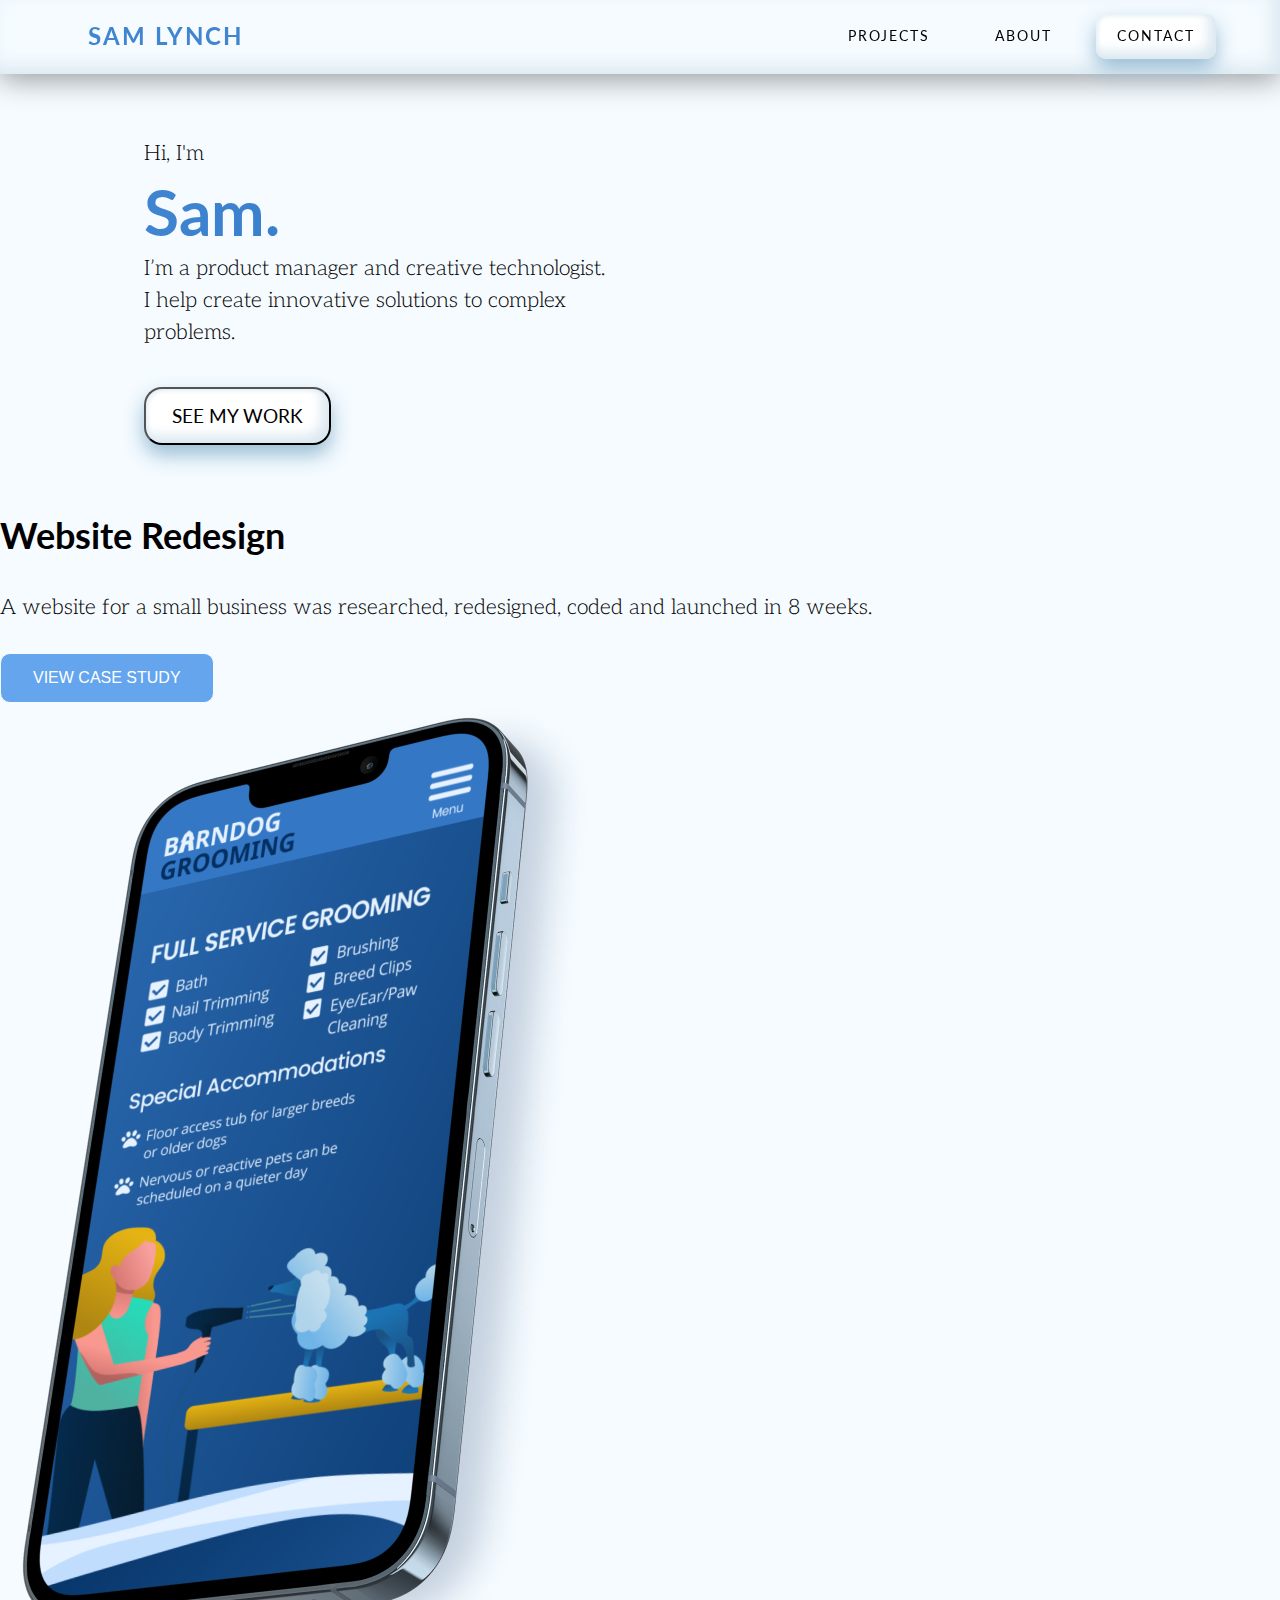
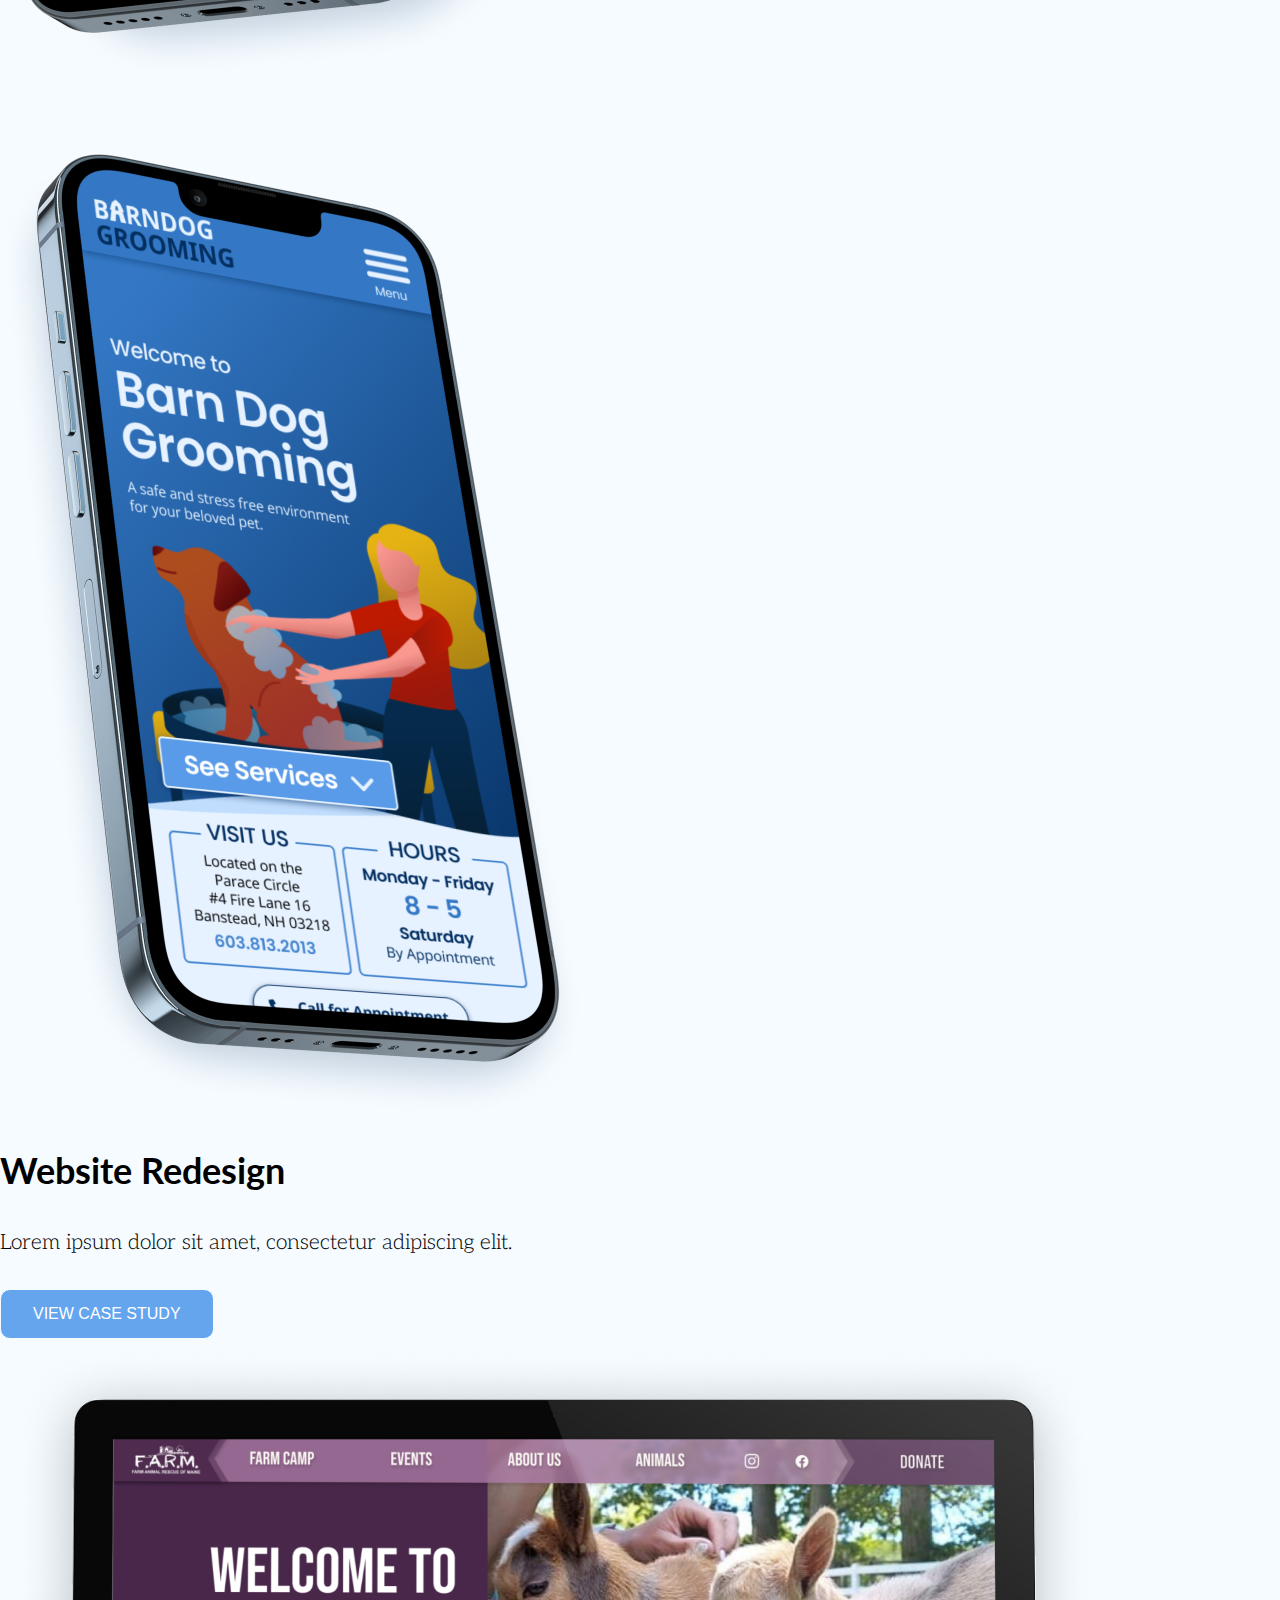
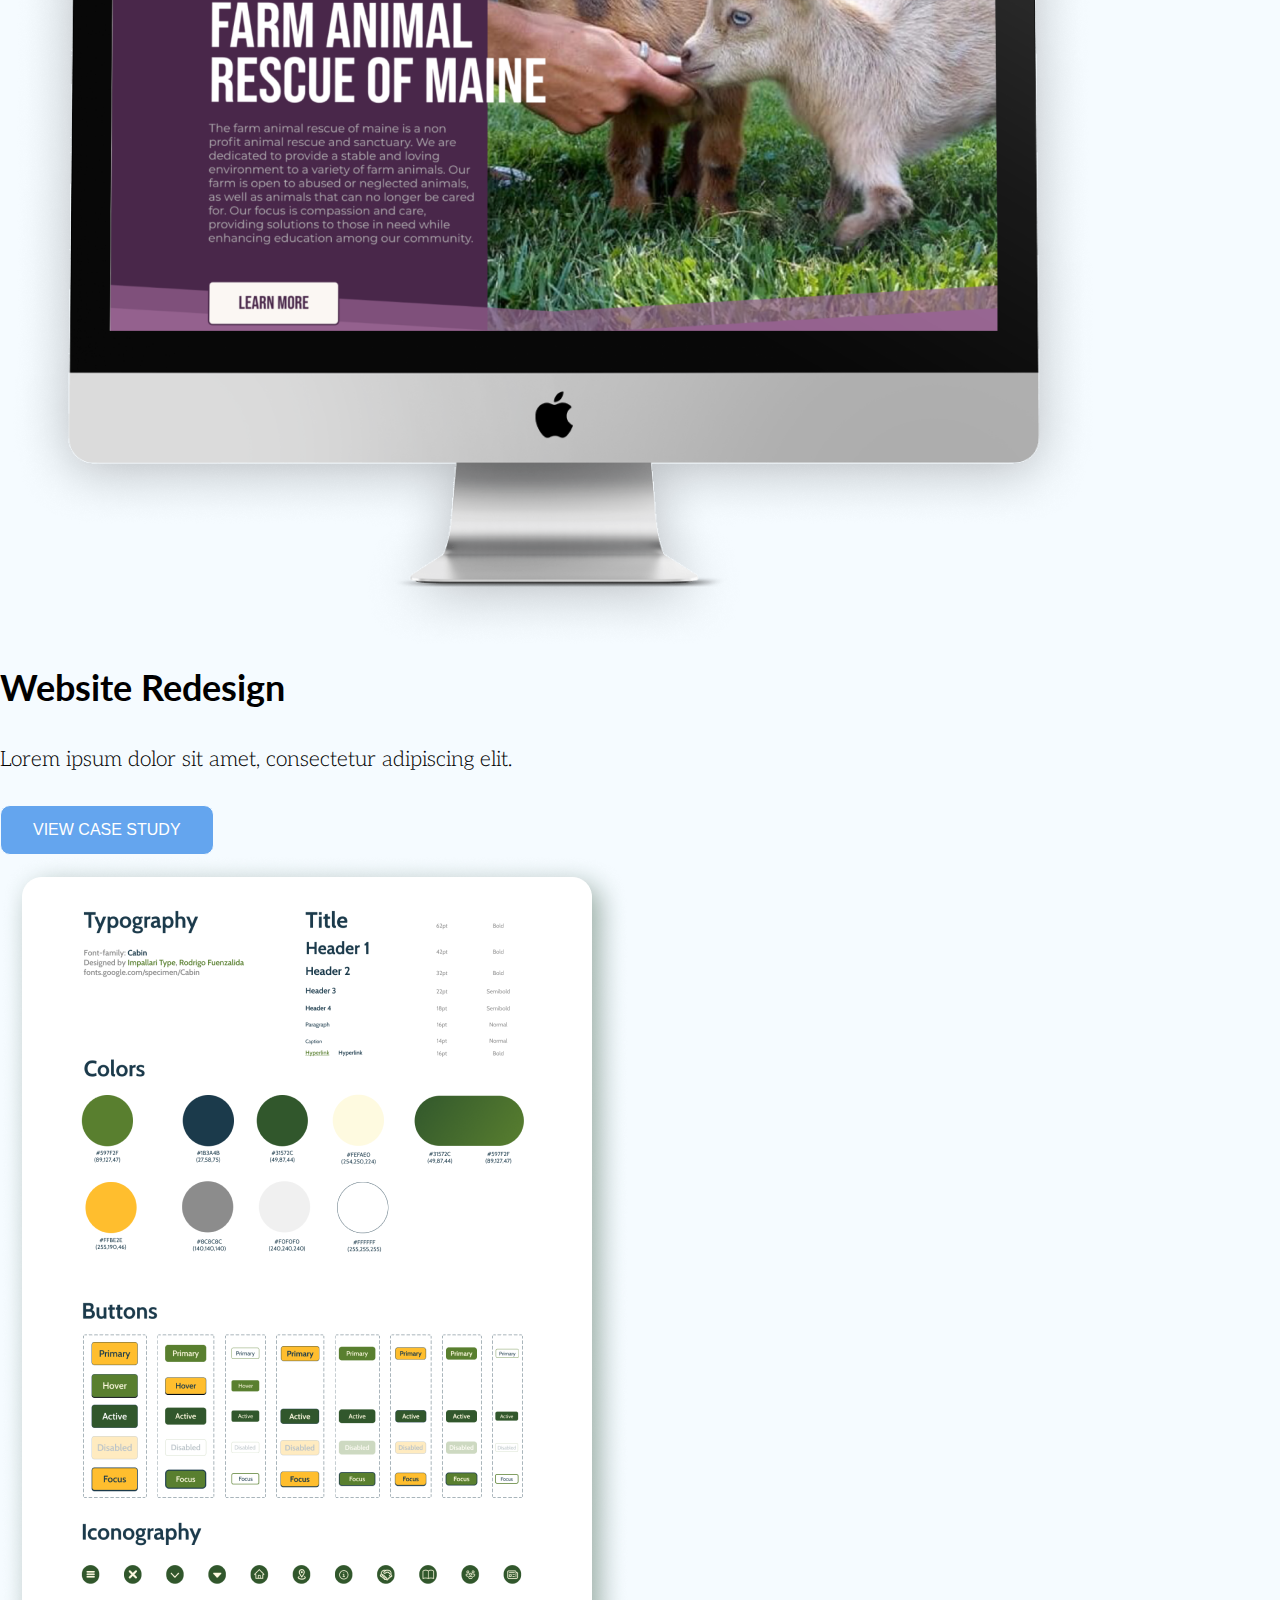
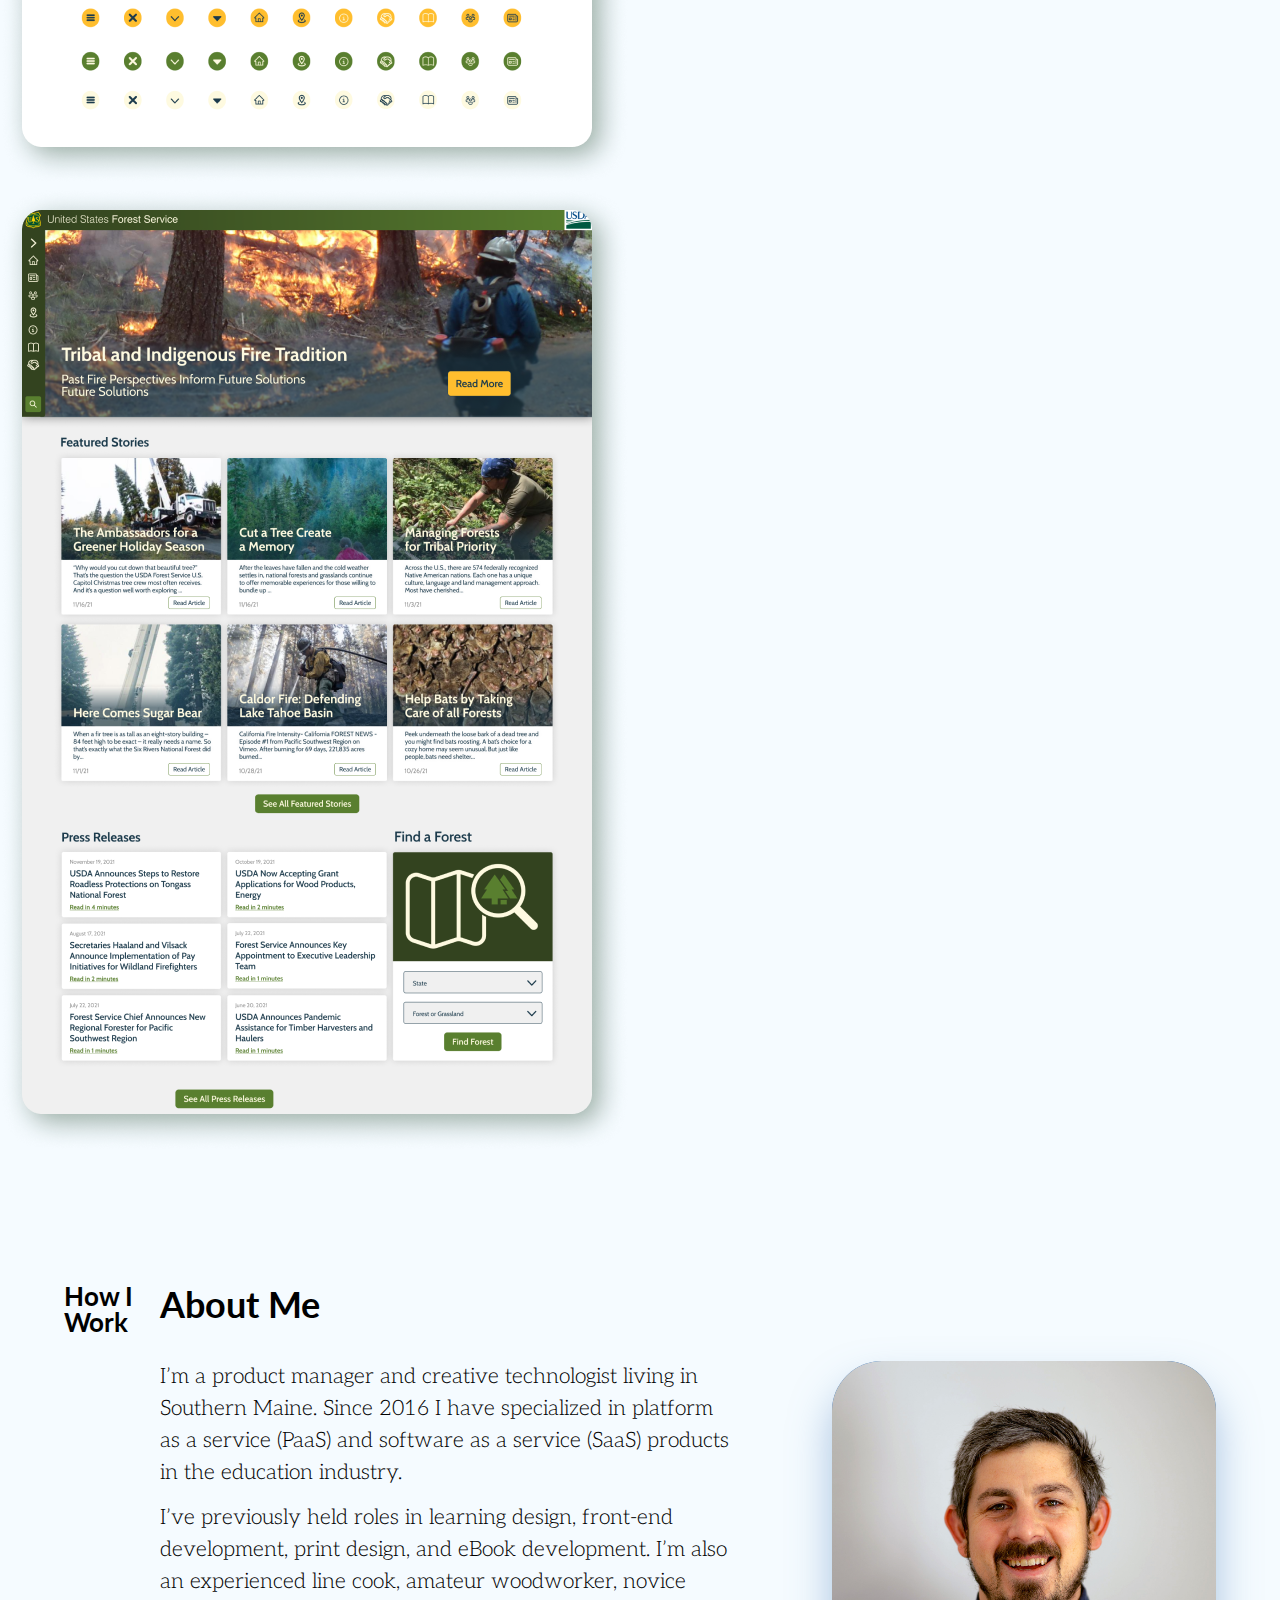
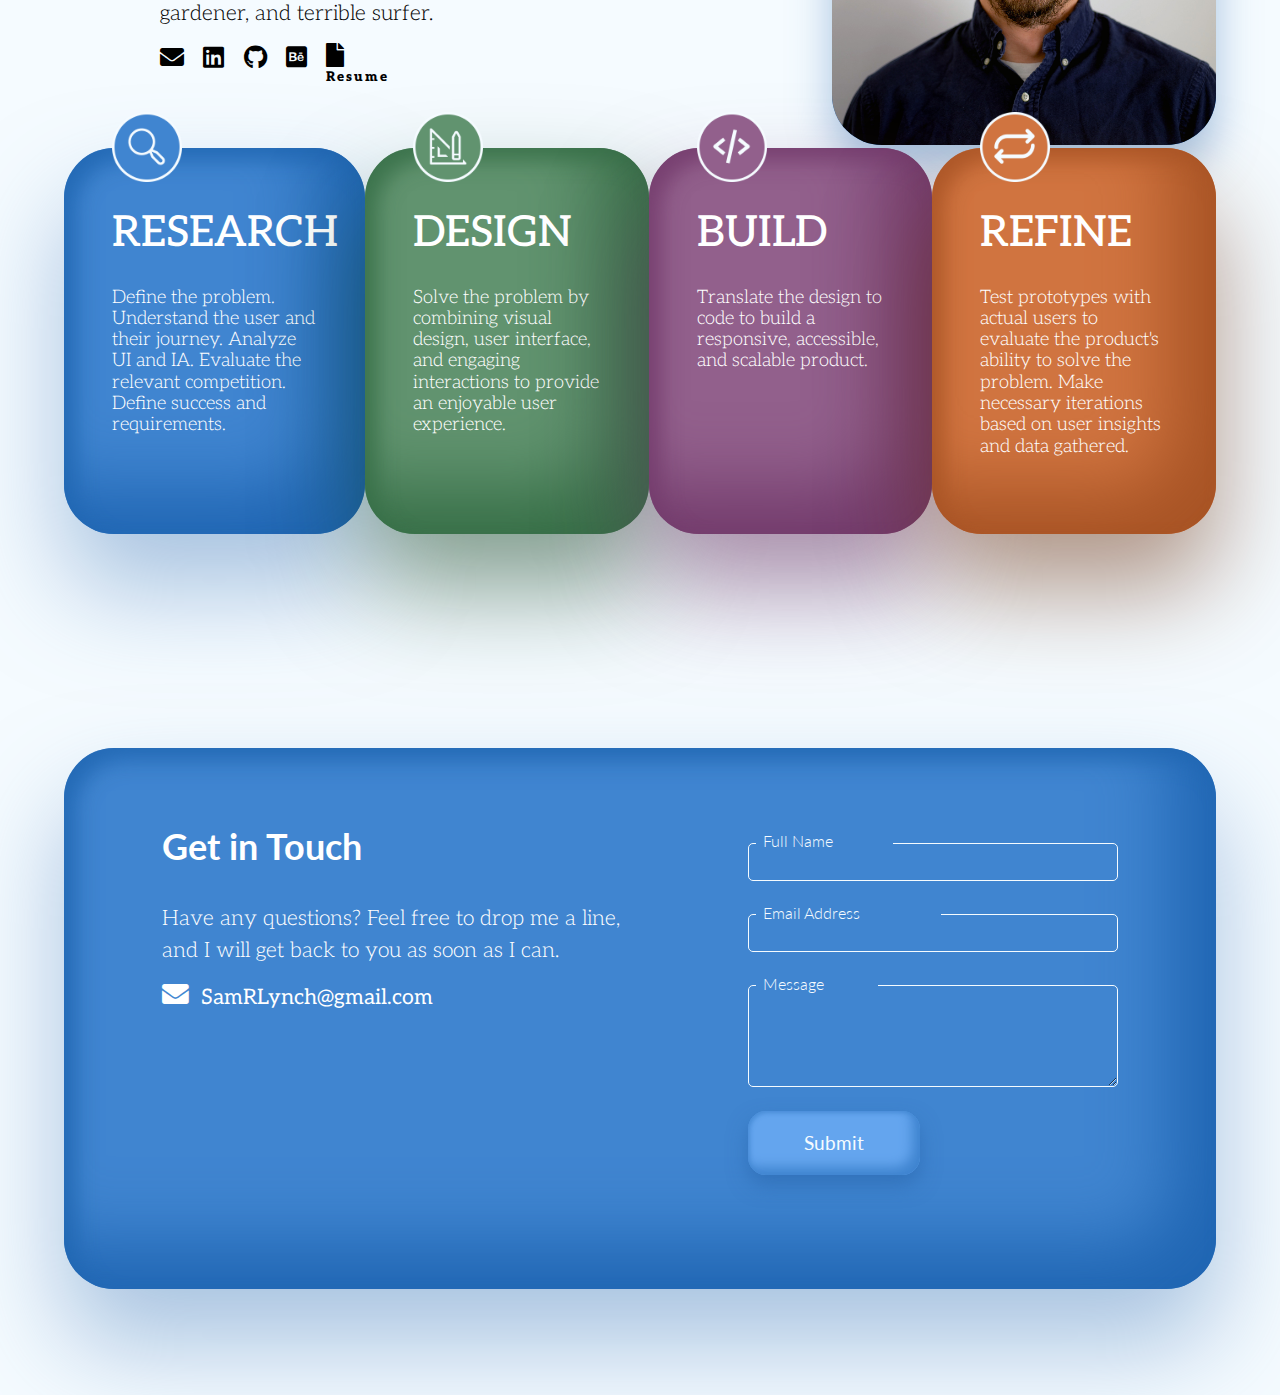
<file: index_01_26_22.html>
<!DOCTYPE html>
<html lang="en">

<head>
    <meta charset="UTF-8">
    <meta name="viewport" content="width=device-width, initial-scale=1.0">
    <link rel="stylesheet" href="css/style.css" media="screen">
    <link rel="stylesheet" href="https://cdnjs.cloudflare.com/ajax/libs/font-awesome/5.15.1/css/all.min.css">
    <meta name="description" content="Sam Lynch - Product Manager - Creative Technologist">
    <meta name="author" content="">
    <title>Sam Lynch - Product Manager</title>
    <link rel="icon" type="image/x-icon" href="icon.png" />
    <link rel="preconnect" href="https://fonts.googleapis.com">
    <link rel="preconnect" href="https://fonts.gstatic.com" crossorigin>
    <link href="https://fonts.googleapis.com/css2?family=Aleo&display=swap" rel="stylesheet">
    <link rel="preconnect" href="https://fonts.googleapis.com">
    <link rel="preconnect" href="https://fonts.gstatic.com" crossorigin>
    <link rel="icon" type="image/x-icon" href="SL.png" />
    <script type="text/javascript">
    function myFunction() {
        var x = document.getElementById("myMobilenav");
        if (x.className === "mobilenav") { x.className += " responsive"; } else { x.className = "mobilenav"; }
    }
    </script>
    <script type="text/javascript">
    function nav_close() {
        var x = document.getElementById("myMobilenav");
        if (x.className === "mobilenav") {
            x.className += " nav_close";
        } else {
            x.className = "mobilenav";
        }
    }
    </script>
</head>

<body>
    <nav class="top_nav_container">
        <ul class="navigation">
            <li class="n_logo"><a href="#home">Sam Lynch</a></li>
            <li class="n_projects"><a href="#projects" id="projects_m">Projects</a></li>
            <li class="n_about"><a href="#about" id="about_m">About</a></li>
            <li class="n_contact"><a href="#contact" id="contact_m">Contact</a></li>
        </ul>
        <ul class="mobilenav" id="myMobilenav">
            <li><a href="#projects" id="projects_m" onclick="nav_close()">PROJECTS</a></li>
            <li><a href="#about" id="about_m" onclick="nav_close()">ABOUT</a></li>
            <li><a href="#contact" id="contact_m" onclick="nav_close()">CONTACT</a></li>
            <li class="mobilemenu">
                <a href="#home">Sam Lynch</a>
                <a href="javascript:void(0);" style="font-size:15px;" class="mobile_dropdown" id="menu_m" onclick="myFunction()"><i class="fas fa-bars"></i></a>
            </li>
        </ul>
    </nav> 
    <a class="anchor home" id=home></a>
    <div class="hero">
        <p>Hi, I'm</p>
        <h1>Sam.</h1>
        <p>I’m a product manager and creative technologist. <br /> I help create innovative solutions to complex problems. </p>
        <a href="#projects"><button class="button">SEE MY WORK</button></a>
    </div>
    <a class="anchor projects" id="projects"></a>
    <div class="project case_study_01">
        <div class="card">
        </div>
        <div class="project_text">
            <h2>Website Redesign</h2>
            <p>A website for a small business was researched, redesigned, coded and launched in 8 weeks.</p>
            <a href="html/case_study_01.html"><button class="button_02">VIEW CASE STUDY</button></a>
        </div>
        <div class="phone_01"><img src="images/Project_1_A.png" alt="Website Redesign Case Study"></div>
        <div class="phone_02"><img src="images/Project_1_B.png" alt="Website Redesign Case Study"></div>
    </div>
    <div class="project case_study_02">
        <div class="card">
        </div>
        <div class="project_text">
            <h2>Website Redesign</h2>
            <p>Lorem ipsum dolor sit amet, consectetur adipiscing elit. </p>
            <button class="button_02">VIEW CASE STUDY</button>
        </div>
        <div class="phone_01"><img src="images/Project_2.png" alt="Website Redesign Case Study"></div>
    </div>
    <div class="project case_study_03">
        <div class="card">
        </div>
        <div class="project_text">
            <h2>Website Redesign</h2>
            <p>Lorem ipsum dolor sit amet, consectetur adipiscing elit. </p>
            <button class="button_02">VIEW CASE STUDY</button>
        </div>

        <div class="phone_01"><img src="images/Project_2_B.png" alt="Website Redesign Case Study"></div>
        <div class="phone_02"><img src="images/Project_2_A.png" alt="Website Redesign Case Study"></div>
    </div>
    <a class="anchor about" id="about"></a>
          
    <div class="about" id="aboutme">
          <h2>About Me</h2>

        <div>
            <p>I’m a product manager and creative technologist living in Southern Maine. Since 2016 I have specialized in platform as a service (PaaS) and software as a service (SaaS) products in the education industry. </p>
            <p>I’ve previously held roles in learning design, front-end development, print design, and eBook development. I’m also an experienced line cook, amateur woodworker, novice gardener, and terrible surfer.</p>
        
                <div class="abouticons">
            <a href="mailto:SamRLynch@gmail.com" href="mailto:SamRLynch@gmail.com"><i class="fas fa-envelope"></i></a>
            <a href="https://www.linkedin.com/in/samrlynch/" target="_blank"><i class="fab fa-linkedin"></i></a>
            <a href="https://github.com/SamRLynch" target="_blank"><i class="fab fa-github"></i></a>
            <a href="https://www.behance.net/samrlynch" target="_blank"><i class="fab fa-behance-square"></i></a>
            <a href="#" target="_blank"><i class="fas fa-file"></i></a>
        </div>
    </div>
             <div class="headshot">
            <img src="images/headshot_01.jpeg">
        </div>
        <h3>How I Work</h3>
        <div class="process_containers">
            <div>
                <h4>RESEARCH</h4>
                <p>Define the problem. Understand the user and their journey. Analyze UI and IA. Evaluate the relevant competition. Define success and requirements. </p>
            </div>
            <div>
                <h4>DESIGN</h4>
                <p>Solve the problem by combining visual design, user interface, and engaging interactions to provide an enjoyable user experience.</p>
            </div>
            <div>
                <h4>BUILD</h4>
                <p>Translate the design to code to build a responsive, accessible, and scalable product.</p>
            </div>
            <div>
                <h4>REFINE</h4>
                <p>Test prototypes with actual users to evaluate the product's ability to solve the problem. Make necessary iterations based on user insights and data gathered.</p>
            </div>
        </div>
    </div>
    <a class="anchor contact" id="contact"></a>
    <div class="contact">
        <div class="contact_text">
            <h2>Get in Touch</h2>
            <p>Have any questions? Feel free to drop me a line, and I will get back to you as soon as I can.</p>
            <a href="mailto:SamRLynch@gmail.com" href="mailto:SamRLynch@gmail.com"><i class="fas fa-envelope"></i> SamRLynch@gmail.com</a>
        </div>
        <div class="contact_container"></div>
        <form id="fs-frm" name="simple-contact-form" accept-charset="utf-8" action="https://formspree.io/f/xdobaave" method="post">
            <fieldset id="fs-frm-inputs">
                <label for="full-name">Full Name</label>
                <input type="text" name="name" id="full-name" required="">
                <label for="email-address">Email Address</label>
                <input type="email" name="_replyto" id="email-address" required="">
                <label for="message">Message</label>
                <textarea rows="5" name="message" id="message" required=""></textarea>
                <input type="hidden" name="_subject" id="email-subject" value="Contact Form Submission">
            </fieldset>
            <input type="submit" value="Submit">
        </form>
    </div>
</body>

</html>
</file>
<file: css/style.css>
/* ----------------------------------------- */
/* ---------------- Imports  --------------- */
/* ----------------------------------------- */
/* ----------------------------------------- */
/* ------------ START CSS RESET  ----------- */
/* ----------------------------------------- */
@import url("https://fonts.googleapis.com/css2?family=Aleo:wght@300;400;700&family=Courier+Prime&family=Lato:wght@100;300;400;700;900&display=swap");
html,
body,
div,
span,
applet,
object,
iframe,
h1,
h2,
h3,
h4,
h5,
h6,
p,
blockquote,
pre,
a,
abbr,
acronym,
address,
big,
cite,
code,
del,
dfn,
em,
img,
ins,
kbd,
q,
s,
samp,
small,
strike,
strong,
sub,
sup,
tt,
var,
b,
u,
i,
center,
dl,
dt,
dd,
ol,
ul,
li,
fieldset,
form,
label,
legend,
table,
caption,
tbody,
tfoot,
thead,
tr,
th,
td,
article,
aside,
canvas,
details,
embed,
figure,
figcaption,
footer,
header,
hgroup,
menu,
nav,
output,
ruby,
section,
summary,
time,
mark,
audio,
video {
  margin: 0;
  padding: 0;
  border: 0;
  font-size: 100%;
  font: inherit;
  vertical-align: baseline;
}

/* HTML5 display-role reset for older browsers */
article,
aside,
details,
figcaption,
figure,
footer,
header,
hgroup,
menu,
nav {
  display: block;
}

body {
  line-height: 1;
}

blockquote,
q {
  quotes: none;
}

blockquote:before,
blockquote:after,
q:before,
q:after {
  content: '';
  content: none;
}

table {
  border-collapse: collapse;
  border-spacing: 0;
}

* {
  padding: 0;
  margin: 0;
}

/* ----------------------------------------- */
/* ------------- END CSS RESET  ------------ */
/* ----------------------------------------- */
/* ----------------------------------------- */
/* ---------------- Variables  ------------- */
/* ----------------------------------------- */
/* ----------------------------------------- */
/* -------------- Drop Shadows ------------- */
/* ----------------------------------------- */
/* -------------- BUTTONS ------------- */
/* -------------- CARDS ------------- */
/* -------------- XLG ------------- */
/* -------------- LG ------------- */
/* -------------- MD ------------- */
/* -------------- SM ------------- */
/* -------------- XSM ------------- */
/* ----------------------------------------- */
/* ---------------- Mixins ----------------- */
/* ----------------------------------------- */
/* ----------------------------------------- */
/* ---------------- GLOBAL ----------------- */
/* ----------------------------------------- */
body {
  background-color: #F5FBFF;
  overflow-x: hidden;
}

html {
  scroll-behavior: smooth;
}

p,
li {
  font-family: "Aleo", serif;
  font-weight: 300;
  font-size: 16pt;
  line-height: 24pt;
  margin-bottom: 10pt;
}

p b,
li b {
  font-weight: 700;
}

a {
  font-family: "Aleo", serif;
  font-weight: 400;
  font-size: 16pt;
  line-height: 24pt;
  text-decoration: none;
}

a:hover {
  text-decoration: none;
}

ul,
ol {
  padding-left: 1em;
}

h1 {
  font-family: "Lato", sans-serif;
  font-size: 48pt;
  font-weight: bold;
  margin-top: 5pt;
  margin-bottom: 10pt;
}

h2 {
  font-family: "Lato", sans-serif;
  font-size: 36px;
  line-height: 42px;
  font-weight: bold;
  margin-bottom: 1em;
}

h3 {
  font-family: "Lato", sans-serif;
  font-size: 26px;
  font-weight: bold;
  margin-bottom: 0.5em;
}

h4 {
  font-family: "Aleo", serif;
  font-size: 24pt;
  font-weight: 500;
  margin-bottom: 0.5em;
}

pre {
  background-color: #f2f2f2;
  border-radius: 5px;
  font-family: "Courier Prime", monospace;
  padding: 0 1em;
  font-size: 10pt;
}

/* ----------------------------------------- */
/* ---------------- Buttons ----------------- */
/* ----------------------------------------- */
.button {
  font-family: "Lato", sans-serif;
  font-size: 14pt;
  color: #000000;
  width: 10em;
  line-height: 54px;
  text-align: center;
  border-radius: 18px;
  margin: 0 auto;
  background: #FFFFFF;
  box-shadow: 0px 10px 20px #99BDD5, inset 2px 2px 4px rgba(220, 233, 241, 0.75), inset -8px -8px 12px #DCE9F1;
  margin-bottom: 2em;
  margin-top: 2em;
  transition: all 0.3s ease;
}

.button:hover {
  box-shadow: 0px 10px 20px #99BDD5, inset 2px 2px 4px rgba(170, 197, 215, 0.75), inset -8px -8px 12px rgba(170, 197, 215, 0.7);
}

.button.blue {
  color: #F5FBFF;
  background: #64A5EE;
  box-shadow: 0px 10px 20px rgba(37, 98, 167, 0.5), inset 2px 2px 4px rgba(64, 133, 208, 0.75), inset -8px -8px 12px #4085D0;
}

.button.blue:hover {
  box-shadow: 0px 10px 20px #1055A2, inset 2px 2px 4px rgba(31, 101, 178, 0.75), inset -8px -8px 12px #1F65B3;
}

.button.purple {
  color: #F5FBFF;
  background: #AF7EA9;
  box-shadow: 0px 10px 20px rgba(0, 0, 0, 0.3), inset 2px 2px 4px rgba(147, 71, 137, 0.75), inset -8px -8px 12px rgba(147, 71, 137, 0.7);
}

.button.purple.purple:hover {
  box-shadow: 0px 20px 20px rgba(0, 0, 0, 0.3), inset 2px 2px 4px rgba(94, 41, 87, 0.75), inset -8px -8px 12px rgba(94, 41, 87, 0.75);
}

.button.green {
  color: #F5FBFF;
  background: #7FAE8C;
  box-shadow: 0px 10px 20px rgba(0, 0, 0, 0.3), inset 2px 2px 4px rgba(77, 135, 93, 0.6), inset -8px -8px 12px rgba(77, 135, 93, 0.75);
}

.button.green.green:hover {
  box-shadow: 0px 10px 20px #0F3419, inset 2px 2px 4px rgba(39, 96, 55, 0.75), inset -8px -8px 12px #276037;
}

.button:active,
ul.navigation li:active {
  animation: press 0.3s 1 linear;
}

@keyframes press {
  0% {
    transform: scale(1);
  }
  50% {
    transform: scale(0.92);
  }
  to {
    transform: scale(1);
  }
}

input[type="submit"] {
  font-family: "Lato", sans-serif;
  font-size: 14pt;
  color: #000000;
  line-height: 54px;
  text-align: center;
  border-radius: 18px;
  margin: 0 auto;
  color: #F5FBFF;
  background: #64A5EE;
  box-shadow: 0px 10px 20px rgba(37, 98, 167, 0.5), inset 2px 2px 4px rgba(64, 133, 208, 0.75), inset -8px -8px 12px #4085D0;
  margin-bottom: 2em;
  transition: all 0.3s ease;
  padding: 0.25em 3em;
  border: none;
}

input[type="submit"]:hover {
  box-shadow: 0px 10px 20px #1055A2, inset 2px 2px 4px rgba(31, 101, 178, 0.75), inset -8px -8px 12px #1F65B3;
}

.button_02 {
  margin-top: 1em;
  border: none;
  color: white;
  padding: 15px 32px;
  text-align: center;
  text-decoration: none;
  display: inline-block;
  font-size: 16px;
  cursor: pointer;
  border-radius: 10px;
  background-color: #64A5EE;
  transition: all ease-in 0.3s;
  border: 1px solid #F5FBFF;
}

.button_02:hover {
  background-color: #F5FBFF;
  border: 1px solid #64A5EE;
  color: #64A5EE;
}

.button_03 {
  margin-top: 1em;
  border: none;
  color: #000000;
  padding: 10px 16px;
  text-align: center;
  text-decoration: none;
  display: inline-flex;
  align-items: center;
  font-size: 16px;
  cursor: pointer;
  border-radius: 10px;
  background-color: #F5FBFF;
  transition: all ease-in 0.3s;
  border: 1px solid #000000;
}

.button_03:hover {
  background-color: #000000;
  border: 1px solid #F5FBFF;
  color: #F5FBFF;
}

.button_03 img {
  width: 20px;
  margin-right: 1em;
}

/* ----------------------------------------- */
/* ---------------- Navigation  ------------ */
/* ----------------------------------------- */
.top_nav_container {
  position: sticky;
  top: 0;
  z-index: 50;
}

.logo {
  margin: 0;
}

.logo img {
  height: 150px;
}

ul.navigation {
  position: sticky;
  top: 0;
  height: 64px;
  list-style: none;
  justify-items: center;
  text-transform: uppercase;
  background: #F5FBFF;
  box-shadow: 0px 5px 30px rgba(0, 0, 0, 0.4), inset -8px -8px 16px #DCE9F1;
  display: flex;
  flex-wrap: wrap;
  align-items: center;
  padding: 10px 5% 0 5%;
  justify-content: flex-end;
}

ul.navigation li.n_logo {
  margin-right: auto;
}

ul.navigation li.n_projects,
ul.navigation li.n_about {
  margin-right: 2%;
}

ul.navigation li.n_contact {
  margin-right: 0;
}

ul.navigation a,
ul.navigation i {
  padding: 1em 0.5em 0 0.5em;
}

.mobilenav {
  display: none;
}

ul.navigation a,
ul.mobilenav a {
  font-family: "Lato", sans-serif;
}

ul.navigation a,
ul.navigation i,
ul.mobilenav a,
ul.mobilenav i {
  font-size: 14px;
  text-decoration: none;
  letter-spacing: .125rem;
  display: block;
  color: #000000;
  line-height: 40px;
  border-radius: 10px;
}

ul.navigation a li:first-of-type a,
ul.navigation i li:first-of-type a,
ul.mobilenav a li:first-of-type a,
ul.mobilenav i li:first-of-type a {
  border-bottom: none;
}

ul.navigation li.n_logo,
ul.mobilenav li.n_logo {
  align-self: center;
}

ul.navigation li.n_logo a,
ul.mobilenav li.n_logo a {
  padding: 0.25em 1em;
  font-weight: bold;
  font-size: 24px;
  color: #4085D0;
  transition: all 0.3s ease 0s;
}

ul.navigation li.n_logo a:hover,
ul.mobilenav li.n_logo a:hover {
  background: #4085D0;
  box-shadow: 0px 10px 20px #1055A2, inset 2px 2px 4px rgba(31, 101, 178, 0.75), inset -8px -8px 12px #1F65B3;
  color: #F5FBFF;
}

ul.navigation li.n_projects,
ul.navigation li.n_about,
ul.mobilenav li.n_projects,
ul.mobilenav li.n_about {
  align-self: center;
}

ul.navigation li.n_projects a,
ul.navigation li.n_about a,
ul.mobilenav li.n_projects a,
ul.mobilenav li.n_about a {
  padding: 0.75em 1.5em;
  line-height: 24px;
  transition: all 0.2s;
  display: block;
}

ul.navigation li.n_projects a:hover,
ul.navigation li.n_about a:hover,
ul.mobilenav li.n_projects a:hover,
ul.mobilenav li.n_about a:hover {
  background: #4085D0;
  box-shadow: 0px 10px 20px #1055A2, inset 2px 2px 4px rgba(31, 101, 178, 0.75), inset -8px -8px 12px #1F65B3;
  color: #F5FBFF;
}

ul.navigation li.n_contact,
ul.mobilenav li.n_contact {
  align-self: center;
}

ul.navigation li.n_contact a,
ul.mobilenav li.n_contact a {
  padding: 0.75em 1.5em;
  line-height: 24px;
  transition: all 0.2s;
  display: block;
  color: #000000;
  background: #FFFFFF;
  box-shadow: 0px 10px 20px #99BDD5, inset 2px 2px 4px rgba(220, 233, 241, 0.75), inset -8px -8px 12px #DCE9F1;
}

ul.navigation li.n_contact a:hover,
ul.mobilenav li.n_contact a:hover {
  background: #4085D0;
  box-shadow: 0px 10px 20px #1055A2, inset 2px 2px 4px rgba(31, 101, 178, 0.75), inset -8px -8px 12px #1F65B3;
  color: #F5FBFF;
}

/* ----------------------------------------- */
/* ----------- Table of Contents ----------- */
/* ----------------------------------------- */
ul.navigation.case_study_nav {
  box-shadow: 0px 0px 5px rgba(0, 0, 0, 0.2), inset -8px -8px 16px #DCE9F1;
}

.toc_nav {
  display: flex;
  position: fixed;
  top: 74px;
  left: 0;
  width: 100%;
  list-style-type: none;
  padding-left: 0;
  z-index: 100;
  justify-content: space-evenly;
  border-radius: 0;
  background: #F5FBFF;
  box-shadow: 0px 10px 15px rgba(0, 0, 0, 0.3), inset -8px -8px 16px #DCE9F1;
}

.toc_nav li {
  text-align: center;
  margin-bottom: 0;
  font-size: 0.75rem;
  font-weight: 300;
  line-height: 0.75rem;
  border-radius: 10pt;
}

.toc_nav li a {
  font-size: 0.75rem;
  line-height: 0.75rem;
  font-family: "Lato", sans-serif;
  font-weight: 300;
  color: #000000;
  hyphens: auto;
  padding: 0.75rem 1.25rem;
  border-radius: 5px;
  display: block;
}

.toc_nav li a span.num {
  font-weight: bold;
}

@media only screen and (max-width: 940px) {
  .toc_nav li a span.num {
    display: block;
  }
}

.toc_nav li a:hover {
  background: #64A5EE;
  box-shadow: 0px 10px 20px rgba(37, 98, 167, 0.5), inset 2px 2px 4px rgba(64, 133, 208, 0.75), inset -8px -8px 12px #4085D0;
  color: #F5FBFF;
}

.toc_nav.green_nav li a:hover {
  background: #7FAE8C;
  box-shadow: 0px 10px 20px rgba(0, 0, 0, 0.3), inset 2px 2px 4px rgba(77, 135, 93, 0.6), inset -8px -8px 12px rgba(77, 135, 93, 0.75);
}

.toc_nav.purple_nav li a:hover {
  background: #AF7EA9;
  box-shadow: 0px 10px 20px rgba(0, 0, 0, 0.3), inset 2px 2px 4px rgba(147, 71, 137, 0.75), inset -8px -8px 12px rgba(147, 71, 137, 0.7);
}

a.cs_anchor {
  display: none;
  position: relative;
  visibility: hidden;
}

div.case_study_page h2 {
  position: relative;
}

div.case_study_page h2 span {
  position: absolute;
  top: -150px;
}

@media only screen and (max-width: 655px) {
  .toc_nav {
    top: 64px;
    flex-wrap: wrap;
    z-index: 45;
    padding-top: 0.5em;
    justify-content: center;
  }
  .toc_nav li {
    width: 15%;
    margin-right: 1em;
  }
  .toc_nav li a {
    padding: 0.5em 0;
  }
  .toc_nav .list-grou-item {
    padding: 0;
  }
  .toc_nav.purple_nav li {
    width: 30%;
  }
  ul.mobilenav li.mobilemenu {
    box-shadow: 0px 10px 15px rgba(0, 0, 0, 0.3), inset -8px -8px 16px #DCE9F1 !important;
  }
}

/* ----------------------------------------- */
/* ---------- Anchor Links ----------------- */
/* ----------------------------------------- */
a.anchor {
  display: block;
  position: relative;
  visibility: hidden;
}

a.anchor.projects {
  top: 2vw;
}

a.anchor.about {
  top: -9vw;
}

a.anchor.home {
  top: -5vw;
}

/* ----------------------------------------- */
/* --------------------- Cards ------------- */
/* ----------------------------------------- */
.orange_card {
  background: #D07440;
  border-radius: 50px;
  padding: 4rem 3rem;
}

.orange_card h3,
.orange_card h4,
.orange_card li,
.orange_card p {
  color: white;
}

.orange_card li,
.orange_card p {
  font-size: 14pt;
  line-height: 16pt;
}

.orange_card h4 {
  font-size: 32pt;
  margin-bottom: 2rem;
}

@media only screen and (max-width: 1000px) {
  .orange_card {
    padding: 3rem 2rem;
  }
}

@media only screen and (max-width: 700px) {
  .orange_card {
    margin-top: 3rem;
    padding: 4rem 3rem;
  }
  .orange_card p,
  .orange_card li {
    font-size: 16pt;
    line-height: 20pt;
  }
  .orange_card h4 {
    margin-bottom: 2rem;
    font-size: 28pt;
  }
}

@media (max-width: 400px) {
  .orange_card {
    box-shadow: 0px 35px 100px rgba(107, 49, 16, 0.5), inset 10px 10px 20px rgba(168, 84, 37, 0.5), inset -30px -30px 60px #A85425 !important;
  }
}

@media (max-width: 990px) {
  .orange_card {
    box-shadow: 0px 55px 100px rgba(107, 49, 16, 0.5), inset 12px 12px 20px rgba(168, 84, 37, 0.5), inset -45px -45px 72px #A85425;
  }
}

@media (min-width: 990px) {
  .orange_card {
    box-shadow: 0px 55px 100px rgba(107, 49, 16, 0.5), inset 12px 12px 20px rgba(168, 84, 37, 0.84), inset -45px -45px 72px #A85425;
  }
}

.orange_card:hover {
  transition: all ease-in 0.3s;
}

.purple_card {
  background: #92608C;
  border-radius: 50px;
  padding: 4rem 3rem;
}

.purple_card h3,
.purple_card h4,
.purple_card li,
.purple_card p {
  color: white;
}

.purple_card li,
.purple_card p {
  font-size: 14pt;
  line-height: 16pt;
}

.purple_card h4 {
  font-size: 32pt;
  margin-bottom: 2rem;
}

@media only screen and (max-width: 1000px) {
  .purple_card {
    padding: 3rem 2rem;
  }
}

@media only screen and (max-width: 700px) {
  .purple_card {
    margin-top: 3rem;
    padding: 4rem 3rem;
  }
  .purple_card p,
  .purple_card li {
    font-size: 16pt;
    line-height: 20pt;
  }
  .purple_card h4 {
    margin-bottom: 2rem;
    font-size: 28pt;
  }
}

@media (max-width: 400px) {
  .purple_card {
    box-shadow: 0px 35px 100px rgba(106, 53, 100, 0.5), inset 10px 10px 20px rgba(115, 59, 108, 0.5), inset -30px -30px 60px #733B6C !important;
  }
}

@media (max-width: 990px) {
  .purple_card {
    box-shadow: 0px 55px 100px rgba(106, 53, 100, 0.55), inset 12px 12px 20px rgba(115, 59, 108, 0.5), inset -45px -45px 72px #733B6C;
  }
  .purple_card:hover {
    background: #84517E;
    box-shadow: 0px 55px 100px rgba(106, 53, 100, 0.75), inset 12px 12px 20px rgba(87, 36, 81, 0.5), inset -45px -45px 72px #572451;
  }
}

@media (min-width: 990px) {
  .purple_card {
    box-shadow: 0px 55px 100px rgba(106, 53, 100, 0.55), inset 12px 12px 20px rgba(115, 59, 108, 0.84), inset -45px -45px 72px #733B6C;
  }
  .purple_card:hover {
    background: #84517E;
    box-shadow: 0px 55px 100px rgba(106, 53, 100, 0.75), inset 12px 12px 20px rgba(101, 49, 95, 0.84), inset -45px -45px 72px #65315F;
  }
}

.purple_card:hover {
  transition: all ease-in 0.3s;
}

.blue_card {
  background: #4085D0;
  border-radius: 50px;
  padding: 4rem 3rem;
}

.blue_card h3,
.blue_card h4,
.blue_card li,
.blue_card p {
  color: white;
}

.blue_card li,
.blue_card p {
  font-size: 14pt;
  line-height: 16pt;
}

.blue_card h4 {
  font-size: 32pt;
  margin-bottom: 2rem;
}

@media only screen and (max-width: 1000px) {
  .blue_card {
    padding: 3rem 2rem;
  }
}

@media only screen and (max-width: 700px) {
  .blue_card {
    margin-top: 3rem;
    padding: 4rem 3rem;
  }
  .blue_card p,
  .blue_card li {
    font-size: 16pt;
    line-height: 20pt;
  }
  .blue_card h4 {
    margin-bottom: 2rem;
    font-size: 28pt;
  }
}

@media (max-width: 400px) {
  .blue_card {
    box-shadow: 0px 35px 100px rgba(92, 140, 194, 0.5), inset 12px 12px 20px rgba(32, 102, 178, 0.5), inset -30px -30px 60px #2066B3 !important;
  }
}

@media (max-width: 990px) {
  .blue_card {
    box-shadow: 0px 55px 100px rgba(92, 140, 194, 0.5), inset 12px 12px 20px rgba(32, 102, 178, 0.5), inset -45px -45px 72px #2066B3;
  }
  .blue_card:hover {
    background: #3479C5;
    box-shadow: 0px 55px 100px rgba(92, 140, 194, 0.5), inset 12px 12px 20px rgba(12, 78, 150, 0.75), inset -45px -45px 72px #0C4E96;
  }
}

@media (min-width: 990px) {
  .blue_card {
    box-shadow: 0px 55px 100px rgba(92, 140, 194, 0.5), inset 12px 12px 20px rgba(32, 102, 178, 0.84), inset -45px -45px 72px #2066B3;
  }
  .blue_card:hover {
    background: #3479C5;
    box-shadow: 0px 55px 100px rgba(92, 140, 194, 0.75), inset 12px 12px 20px rgba(26, 88, 156, 0.84), inset -45px -45px 72px #1A589C;
  }
}

.blue_card:hover {
  transition: all ease-in 0.3s;
}

.green_card {
  background: #61936F;
  border-radius: 50px;
  padding: 4rem 3rem;
}

.green_card h3,
.green_card h4,
.green_card li,
.green_card p {
  color: white;
}

.green_card li,
.green_card p {
  font-size: 14pt;
  line-height: 16pt;
}

.green_card h4 {
  font-size: 32pt;
  margin-bottom: 2rem;
}

@media only screen and (max-width: 1000px) {
  .green_card {
    padding: 3rem 2rem;
  }
}

@media only screen and (max-width: 700px) {
  .green_card {
    margin-top: 3rem;
    padding: 4rem 3rem;
  }
  .green_card p,
  .green_card li {
    font-size: 16pt;
    line-height: 20pt;
  }
  .green_card h4 {
    margin-bottom: 2rem;
    font-size: 28pt;
  }
}

@media (max-width: 400px) {
  .green_card {
    box-shadow: 0px 35px 100px rgba(18, 66, 31, 0.5), inset 10px 10px 20px rgba(55, 111, 71, 0.5), inset -30px -30px 60px #376F47 !important;
  }
}

@media (max-width: 990px) {
  .green_card {
    box-shadow: 0px 55px 100px rgba(18, 66, 31, 0.5), inset 12px 12px 20px rgba(55, 111, 71, 0.5), inset -45px -45px 72px #376F47;
  }
  .green_card:hover {
    background: #50865F;
    box-shadow: 0px 55px 100px rgba(18, 66, 31, 0.75), inset 12px 12px 20px rgba(34, 87, 49, 0.5), inset -45px -45px 72px #225731;
  }
}

@media (min-width: 990px) {
  .green_card {
    box-shadow: 0px 55px 100px rgba(18, 66, 31, 0.5), inset 12px 12px 20px rgba(55, 111, 71, 0.84), inset -45px -45px 72px #376F47;
  }
  .green_card:hover {
    background: #50865F;
    box-shadow: 0px 55px 100px rgba(18, 66, 31, 0.75), inset 12px 12px 20px rgba(49, 101, 64, 0.84), inset -45px -45px 72px #316540;
  }
}

.green_card:hover {
  transition: all ease-in 0.3s;
}

/* ----------------------------------------- */
/* ------------------- HERO ---------------- */
/* ----------------------------------------- */
div.hero {
  margin: 4em 5% 2em 5%;
  display: flex;
  flex-direction: column;
  position: relative;
  text-align: left;
  padding-left: 5em;
}

div.hero h1 {
  background: linear-gradient(105.44deg, #4085D0 0%, #2A73C3 100%);
  -webkit-background-clip: text;
  -webkit-text-fill-color: transparent;
  margin: 0.15em 0;
}

div.hero p {
  margin: 0;
}

div.hero a.button {
  padding: 0.35em 2.25em;
  margin: 3em 0 0 0;
  width: 10em;
}

div.hero h1,
div.hero p,
div.hero a {
  width: 45%;
}

div.hero img {
  position: absolute;
  top: -4em;
  right: -3%;
  width: 50%;
  z-index: -5;
  object-fit: cover;
  /*
        transform:
            perspective(1000px) rotateX(4deg) rotateY(-16deg) rotateZ(4deg);*/
}

/* ----------------------------------------- */
/* ----------------- PROJECTS -------------- */
/* ----------------------------------------- */
.projects_div {
  margin-top: 20%;
}

@media only screen and (max-width: 700px) {
  .projects_div {
    margin-top: 70%;
  }
}

.projects_div div.project {
  margin: 0 5%;
  width: auto;
  height: auto;
}

.projects_div div.project h2 {
  margin-top: 0;
  margin-bottom: 1em;
  text-align: left;
}

.projects_div div.project .button {
  margin: 0.5em 0 0 0;
  width: 12em;
  line-height: 64px;
}

@media only screen and (max-width: 700px) {
  .projects_div div.project .button {
    margin: 0.5em auto 0 auto;
  }
}

.projects_div div.project div.card {
  background: #4085D0;
  border-radius: 50px;
  padding: 4rem 3rem;
  padding: 5em;
  display: flex;
  position: relative;
  /* ----------------- project images -------------- */
}

.projects_div div.project div.card h3,
.projects_div div.project div.card h4,
.projects_div div.project div.card li,
.projects_div div.project div.card p {
  color: white;
}

.projects_div div.project div.card li,
.projects_div div.project div.card p {
  font-size: 14pt;
  line-height: 16pt;
}

.projects_div div.project div.card h4 {
  font-size: 32pt;
  margin-bottom: 2rem;
}

@media only screen and (max-width: 1000px) {
  .projects_div div.project div.card {
    padding: 3rem 2rem;
  }
}

@media only screen and (max-width: 700px) {
  .projects_div div.project div.card {
    margin-top: 3rem;
    padding: 4rem 3rem;
  }
  .projects_div div.project div.card p,
  .projects_div div.project div.card li {
    font-size: 16pt;
    line-height: 20pt;
  }
  .projects_div div.project div.card h4 {
    margin-bottom: 2rem;
    font-size: 28pt;
  }
}

@media (max-width: 400px) {
  .projects_div div.project div.card {
    box-shadow: 0px 35px 100px rgba(92, 140, 194, 0.5), inset 12px 12px 20px rgba(32, 102, 178, 0.5), inset -30px -30px 60px #2066B3 !important;
  }
}

@media (max-width: 990px) {
  .projects_div div.project div.card {
    box-shadow: 0px 55px 100px rgba(92, 140, 194, 0.5), inset 12px 12px 20px rgba(32, 102, 178, 0.5), inset -45px -45px 72px #2066B3;
  }
  .projects_div div.project div.card:hover {
    background: #3479C5;
    box-shadow: 0px 55px 100px rgba(92, 140, 194, 0.5), inset 12px 12px 20px rgba(12, 78, 150, 0.75), inset -45px -45px 72px #0C4E96;
  }
}

@media (min-width: 990px) {
  .projects_div div.project div.card {
    box-shadow: 0px 55px 100px rgba(92, 140, 194, 0.5), inset 12px 12px 20px rgba(32, 102, 178, 0.84), inset -45px -45px 72px #2066B3;
  }
  .projects_div div.project div.card:hover {
    background: #3479C5;
    box-shadow: 0px 55px 100px rgba(92, 140, 194, 0.75), inset 12px 12px 20px rgba(26, 88, 156, 0.84), inset -45px -45px 72px #1A589C;
  }
}

.projects_div div.project div.card:hover {
  transition: all ease-in 0.3s;
}

.projects_div div.project div.card div.project_text {
  color: #F5FBFF;
  text-align: left;
  display: flex;
  flex-direction: column;
  width: 50%;
}

.projects_div div.project div.card div.project_text p {
  margin-bottom: 2em;
}

.projects_div div.project div.card div.phone_02,
.projects_div div.project div.card div.phone_01 {
  transition: all ease-in 0.3s;
  width: 22%;
  position: absolute;
}

.projects_div div.project div.card div.phone_02 img,
.projects_div div.project div.card div.phone_01 img {
  object-fit: cover;
  width: 100%;
}

.projects_div div.project div.card div.phone_01 {
  top: 0;
  right: 3%;
}

.projects_div div.project div.card div.phone_02 {
  top: -10%;
  right: 19%;
}

.projects_div div.project div.card:hover div.phone_01 {
  right: calc(3% + 3px);
}

.projects_div div.project div.card:hover div.phone_02 {
  right: calc(19% - 3px);
}

@media only screen and (max-width: 990px) {
  .projects_div div.project div.card div.phone_02,
  .projects_div div.project div.card div.phone_01 {
    width: 27%;
  }
  .projects_div div.project div.card div.phone_02 {
    right: 22%;
  }
  .projects_div div.project div.card:hover div.phone_01 {
    right: calc(3% + 3px);
  }
  .projects_div div.project div.card:hover div.phone_02 {
    right: calc(22% - 3px);
  }
}

@media only screen and (max-width: 700px) {
  .projects_div div.project div.card {
    flex-direction: column-reverse;
    padding: 0 2.5em 4em 2.5em;
  }
  .projects_div div.project div.card div.project_text {
    width: 100%;
    margin-top: 80%;
  }
  .projects_div div.project div.card div.project_text p {
    margin-bottom: 1em;
  }
  .projects_div div.project div.card div.project_text h2 {
    text-align: center;
  }
  .projects_div div.project div.card div.phone_02,
  .projects_div div.project div.card div.phone_01 {
    width: 40%;
  }
  .projects_div div.project div.card div.phone_02 {
    right: 43%;
  }
  .projects_div div.project div.card div.phone_01 {
    top: -5%;
    right: 12%;
  }
  .projects_div div.project div.card:hover div.phone_01 {
    right: 12%;
  }
  .projects_div div.project div.card:hover div.phone_02 {
    right: 43%;
  }
}

.projects_div div.project.case_study_02 {
  margin-top: 10em;
}

.projects_div div.project.case_study_02 div.card {
  background: #92608C;
  border-radius: 50px;
  padding: 4rem 3rem;
  padding: 5em;
}

.projects_div div.project.case_study_02 div.card h3,
.projects_div div.project.case_study_02 div.card h4,
.projects_div div.project.case_study_02 div.card li,
.projects_div div.project.case_study_02 div.card p {
  color: white;
}

.projects_div div.project.case_study_02 div.card li,
.projects_div div.project.case_study_02 div.card p {
  font-size: 14pt;
  line-height: 16pt;
}

.projects_div div.project.case_study_02 div.card h4 {
  font-size: 32pt;
  margin-bottom: 2rem;
}

@media only screen and (max-width: 1000px) {
  .projects_div div.project.case_study_02 div.card {
    padding: 3rem 2rem;
  }
}

@media only screen and (max-width: 700px) {
  .projects_div div.project.case_study_02 div.card {
    margin-top: 3rem;
    padding: 4rem 3rem;
  }
  .projects_div div.project.case_study_02 div.card p,
  .projects_div div.project.case_study_02 div.card li {
    font-size: 16pt;
    line-height: 20pt;
  }
  .projects_div div.project.case_study_02 div.card h4 {
    margin-bottom: 2rem;
    font-size: 28pt;
  }
}

@media (max-width: 400px) {
  .projects_div div.project.case_study_02 div.card {
    box-shadow: 0px 35px 100px rgba(106, 53, 100, 0.5), inset 10px 10px 20px rgba(115, 59, 108, 0.5), inset -30px -30px 60px #733B6C !important;
  }
}

@media (max-width: 990px) {
  .projects_div div.project.case_study_02 div.card {
    box-shadow: 0px 55px 100px rgba(106, 53, 100, 0.55), inset 12px 12px 20px rgba(115, 59, 108, 0.5), inset -45px -45px 72px #733B6C;
  }
  .projects_div div.project.case_study_02 div.card:hover {
    background: #84517E;
    box-shadow: 0px 55px 100px rgba(106, 53, 100, 0.75), inset 12px 12px 20px rgba(87, 36, 81, 0.5), inset -45px -45px 72px #572451;
  }
}

@media (min-width: 990px) {
  .projects_div div.project.case_study_02 div.card {
    box-shadow: 0px 55px 100px rgba(106, 53, 100, 0.55), inset 12px 12px 20px rgba(115, 59, 108, 0.84), inset -45px -45px 72px #733B6C;
  }
  .projects_div div.project.case_study_02 div.card:hover {
    background: #84517E;
    box-shadow: 0px 55px 100px rgba(106, 53, 100, 0.75), inset 12px 12px 20px rgba(101, 49, 95, 0.84), inset -45px -45px 72px #65315F;
  }
}

.projects_div div.project.case_study_02 div.card:hover {
  transition: all ease-in 0.3s;
}

.projects_div div.project.case_study_02 div.card div.phone_01 {
  width: 40%;
  top: -10%;
  right: 3%;
}

.projects_div div.project.case_study_02 div.card:hover div.phone_01 {
  top: calc(-10% + 5px);
}

@media only screen and (max-width: 700px) {
  .projects_div div.project.case_study_02 div.card div.phone_01 {
    width: 80%;
    right: 9%;
  }
  .projects_div div.project.case_study_02 div.card:hover div.phone_01 {
    right: 9%;
    width: 80%;
  }
}

.projects_div div.project.case_study_03 {
  margin-top: 10em;
}

.projects_div div.project.case_study_03 div.card {
  background: #61936F;
  border-radius: 50px;
  padding: 4rem 3rem;
  padding: 5em;
}

.projects_div div.project.case_study_03 div.card h3,
.projects_div div.project.case_study_03 div.card h4,
.projects_div div.project.case_study_03 div.card li,
.projects_div div.project.case_study_03 div.card p {
  color: white;
}

.projects_div div.project.case_study_03 div.card li,
.projects_div div.project.case_study_03 div.card p {
  font-size: 14pt;
  line-height: 16pt;
}

.projects_div div.project.case_study_03 div.card h4 {
  font-size: 32pt;
  margin-bottom: 2rem;
}

@media only screen and (max-width: 1000px) {
  .projects_div div.project.case_study_03 div.card {
    padding: 3rem 2rem;
  }
}

@media only screen and (max-width: 700px) {
  .projects_div div.project.case_study_03 div.card {
    margin-top: 3rem;
    padding: 4rem 3rem;
  }
  .projects_div div.project.case_study_03 div.card p,
  .projects_div div.project.case_study_03 div.card li {
    font-size: 16pt;
    line-height: 20pt;
  }
  .projects_div div.project.case_study_03 div.card h4 {
    margin-bottom: 2rem;
    font-size: 28pt;
  }
}

@media (max-width: 400px) {
  .projects_div div.project.case_study_03 div.card {
    box-shadow: 0px 35px 100px rgba(18, 66, 31, 0.5), inset 10px 10px 20px rgba(55, 111, 71, 0.5), inset -30px -30px 60px #376F47 !important;
  }
}

@media (max-width: 990px) {
  .projects_div div.project.case_study_03 div.card {
    box-shadow: 0px 55px 100px rgba(18, 66, 31, 0.5), inset 12px 12px 20px rgba(55, 111, 71, 0.5), inset -45px -45px 72px #376F47;
  }
  .projects_div div.project.case_study_03 div.card:hover {
    background: #50865F;
    box-shadow: 0px 55px 100px rgba(18, 66, 31, 0.75), inset 12px 12px 20px rgba(34, 87, 49, 0.5), inset -45px -45px 72px #225731;
  }
}

@media (min-width: 990px) {
  .projects_div div.project.case_study_03 div.card {
    box-shadow: 0px 55px 100px rgba(18, 66, 31, 0.5), inset 12px 12px 20px rgba(55, 111, 71, 0.84), inset -45px -45px 72px #376F47;
  }
  .projects_div div.project.case_study_03 div.card:hover {
    background: #50865F;
    box-shadow: 0px 55px 100px rgba(18, 66, 31, 0.75), inset 12px 12px 20px rgba(49, 101, 64, 0.84), inset -45px -45px 72px #316540;
  }
}

.projects_div div.project.case_study_03 div.card:hover {
  transition: all ease-in 0.3s;
}

.projects_div div.project.case_study_03 div.project_text, .projects_div div.project.case_study_02 div.project_text {
  margin-top: 0;
}

@media only screen and (min-width: 1200px) {
  .projects_div div.project.case_study_02, .projects_div div.project.case_study_03 {
    margin-top: 15em;
  }
}

/* ----------------------------------------- */
/* ----------------- About ----------------- */
/* ----------------------------------------- */
.about {
  margin: 6em auto 0 auto;
  display: grid;
  grid-template-columns: repeat(12, 1fr);
  grid-template-rows: repeat(4, auto);
  width: 90%;
  height: auto;
}

@media only screen and (max-width: 1100px) {
  .about {
    margin-top: 8em;
  }
}

@media only screen and (max-width: 900px) {
  .about {
    margin-top: 7em;
  }
}

.about h2 {
  grid-area: 1 / 2 / 1 / span all;
}

.about h2.how_i_work {
  grid-area: 4 / 2 / 4 / span all;
  margin-top: 2em;
  margin-bottom: 2em;
  text-align: left;
}

@media only screen and (max-width: 700px) {
  .about h2.how_i_work {
    grid-area: 4 / 1 / 4 / span all;
    text-align: center;
  }
}

.about div:first-of-type {
  grid-area: 2 / 2 / 2 / span 6;
}

.about div.headshot {
  grid-area: 2 / 9 / 2 / span 4;
}

.about div.headshot img {
  object-fit: cover;
  width: 100%;
  height: auto;
  border-radius: 20px;
  background: #4085D0;
  border-radius: 50px;
  box-shadow: 0px 24px 40px rgba(92, 140, 194, 0.5), inset 8px 8px 20px rgba(32, 102, 178, 0.5), inset -24px -24px 60px #2066B3;
}

.about div.abouticons {
  display: flex;
  flex-direction: row;
  margin-bottom: 3em;
}

.about div.abouticons a {
  margin-right: 3%;
  font-size: 24px;
  text-decoration: none;
  letter-spacing: .125rem;
  display: block;
  color: #000000;
}

.about div.abouticons a:hover i {
  color: #4085D0;
}

.about div.abouticons a:nth-of-type(3):before {
  color: red;
}

.about div.abouticons .fa-file:after {
  content: 'Resume';
  display: block;
  font-size: 10pt;
  font-family: "Aleo", serif;
  padding-top: 0.25em;
}

.about div.process_containers {
  grid-area: 5 / 1 / 5 / span 12;
  display: flex;
  flex-direction: row;
  justify-content: space-between;
}

.about div.process_containers p {
  font-size: 12pt;
  line-height: 16pt;
}

.about div.process_containers div {
  width: 16vw;
  position: relative;
}

.about div.process_containers div:before {
  z-index: 20;
  position: absolute;
  content: '';
  background-repeat: no-repeat;
  background-size: contain;
}

@media only screen and (min-width: 1001px) {
  .about div.process_containers div:before {
    width: 70px;
    height: 70px;
    top: -36px;
    left: 3em;
  }
}

@media only screen and (max-width: 1000px) {
  .about div.process_containers div:before {
    width: 50px;
    height: 50px;
    top: -25px;
    left: 2rem;
  }
}

@media only screen and (max-width: 700px) {
  .about div.process_containers div:before {
    width: 80px;
    height: 80px;
    top: -42px;
    left: calc(50% - 40px);
  }
}

.about div.process_containers div:nth-of-type(1) {
  background: #4085D0;
  border-radius: 50px;
  padding: 4rem 3rem;
}

.about div.process_containers div:nth-of-type(1) h3,
.about div.process_containers div:nth-of-type(1) h4,
.about div.process_containers div:nth-of-type(1) li,
.about div.process_containers div:nth-of-type(1) p {
  color: white;
}

.about div.process_containers div:nth-of-type(1) li,
.about div.process_containers div:nth-of-type(1) p {
  font-size: 14pt;
  line-height: 16pt;
}

.about div.process_containers div:nth-of-type(1) h4 {
  font-size: 32pt;
  margin-bottom: 2rem;
}

@media only screen and (max-width: 1000px) {
  .about div.process_containers div:nth-of-type(1) {
    padding: 3rem 2rem;
  }
}

@media only screen and (max-width: 700px) {
  .about div.process_containers div:nth-of-type(1) {
    margin-top: 3rem;
    padding: 4rem 3rem;
  }
  .about div.process_containers div:nth-of-type(1) p,
  .about div.process_containers div:nth-of-type(1) li {
    font-size: 16pt;
    line-height: 20pt;
  }
  .about div.process_containers div:nth-of-type(1) h4 {
    margin-bottom: 2rem;
    font-size: 28pt;
  }
}

@media (max-width: 400px) {
  .about div.process_containers div:nth-of-type(1) {
    box-shadow: 0px 35px 100px rgba(92, 140, 194, 0.5), inset 12px 12px 20px rgba(32, 102, 178, 0.5), inset -30px -30px 60px #2066B3 !important;
  }
}

@media (max-width: 990px) {
  .about div.process_containers div:nth-of-type(1) {
    box-shadow: 0px 55px 100px rgba(92, 140, 194, 0.5), inset 12px 12px 20px rgba(32, 102, 178, 0.5), inset -45px -45px 72px #2066B3;
  }
  .about div.process_containers div:nth-of-type(1):hover {
    background: #3479C5;
    box-shadow: 0px 55px 100px rgba(92, 140, 194, 0.5), inset 12px 12px 20px rgba(12, 78, 150, 0.75), inset -45px -45px 72px #0C4E96;
  }
}

@media (min-width: 990px) {
  .about div.process_containers div:nth-of-type(1) {
    box-shadow: 0px 55px 100px rgba(92, 140, 194, 0.5), inset 12px 12px 20px rgba(32, 102, 178, 0.84), inset -45px -45px 72px #2066B3;
  }
  .about div.process_containers div:nth-of-type(1):hover {
    background: #3479C5;
    box-shadow: 0px 55px 100px rgba(92, 140, 194, 0.75), inset 12px 12px 20px rgba(26, 88, 156, 0.84), inset -45px -45px 72px #1A589C;
  }
}

.about div.process_containers div:nth-of-type(1):hover {
  transition: all ease-in 0.3s;
}

.about div.process_containers div:nth-of-type(1):before {
  background-image: url("../images/ICON_research.png");
}

.about div.process_containers div:nth-of-type(2) {
  background: #61936F;
  border-radius: 50px;
  padding: 4rem 3rem;
}

.about div.process_containers div:nth-of-type(2) h3,
.about div.process_containers div:nth-of-type(2) h4,
.about div.process_containers div:nth-of-type(2) li,
.about div.process_containers div:nth-of-type(2) p {
  color: white;
}

.about div.process_containers div:nth-of-type(2) li,
.about div.process_containers div:nth-of-type(2) p {
  font-size: 14pt;
  line-height: 16pt;
}

.about div.process_containers div:nth-of-type(2) h4 {
  font-size: 32pt;
  margin-bottom: 2rem;
}

@media only screen and (max-width: 1000px) {
  .about div.process_containers div:nth-of-type(2) {
    padding: 3rem 2rem;
  }
}

@media only screen and (max-width: 700px) {
  .about div.process_containers div:nth-of-type(2) {
    margin-top: 3rem;
    padding: 4rem 3rem;
  }
  .about div.process_containers div:nth-of-type(2) p,
  .about div.process_containers div:nth-of-type(2) li {
    font-size: 16pt;
    line-height: 20pt;
  }
  .about div.process_containers div:nth-of-type(2) h4 {
    margin-bottom: 2rem;
    font-size: 28pt;
  }
}

@media (max-width: 400px) {
  .about div.process_containers div:nth-of-type(2) {
    box-shadow: 0px 35px 100px rgba(18, 66, 31, 0.5), inset 10px 10px 20px rgba(55, 111, 71, 0.5), inset -30px -30px 60px #376F47 !important;
  }
}

@media (max-width: 990px) {
  .about div.process_containers div:nth-of-type(2) {
    box-shadow: 0px 55px 100px rgba(18, 66, 31, 0.5), inset 12px 12px 20px rgba(55, 111, 71, 0.5), inset -45px -45px 72px #376F47;
  }
  .about div.process_containers div:nth-of-type(2):hover {
    background: #50865F;
    box-shadow: 0px 55px 100px rgba(18, 66, 31, 0.75), inset 12px 12px 20px rgba(34, 87, 49, 0.5), inset -45px -45px 72px #225731;
  }
}

@media (min-width: 990px) {
  .about div.process_containers div:nth-of-type(2) {
    box-shadow: 0px 55px 100px rgba(18, 66, 31, 0.5), inset 12px 12px 20px rgba(55, 111, 71, 0.84), inset -45px -45px 72px #376F47;
  }
  .about div.process_containers div:nth-of-type(2):hover {
    background: #50865F;
    box-shadow: 0px 55px 100px rgba(18, 66, 31, 0.75), inset 12px 12px 20px rgba(49, 101, 64, 0.84), inset -45px -45px 72px #316540;
  }
}

.about div.process_containers div:nth-of-type(2):hover {
  transition: all ease-in 0.3s;
}

.about div.process_containers div:nth-of-type(2):before {
  background-image: url("../images/ICON_design.png");
}

.about div.process_containers div:nth-of-type(3) {
  background: #92608C;
  border-radius: 50px;
  padding: 4rem 3rem;
}

.about div.process_containers div:nth-of-type(3) h3,
.about div.process_containers div:nth-of-type(3) h4,
.about div.process_containers div:nth-of-type(3) li,
.about div.process_containers div:nth-of-type(3) p {
  color: white;
}

.about div.process_containers div:nth-of-type(3) li,
.about div.process_containers div:nth-of-type(3) p {
  font-size: 14pt;
  line-height: 16pt;
}

.about div.process_containers div:nth-of-type(3) h4 {
  font-size: 32pt;
  margin-bottom: 2rem;
}

@media only screen and (max-width: 1000px) {
  .about div.process_containers div:nth-of-type(3) {
    padding: 3rem 2rem;
  }
}

@media only screen and (max-width: 700px) {
  .about div.process_containers div:nth-of-type(3) {
    margin-top: 3rem;
    padding: 4rem 3rem;
  }
  .about div.process_containers div:nth-of-type(3) p,
  .about div.process_containers div:nth-of-type(3) li {
    font-size: 16pt;
    line-height: 20pt;
  }
  .about div.process_containers div:nth-of-type(3) h4 {
    margin-bottom: 2rem;
    font-size: 28pt;
  }
}

@media (max-width: 400px) {
  .about div.process_containers div:nth-of-type(3) {
    box-shadow: 0px 35px 100px rgba(106, 53, 100, 0.5), inset 10px 10px 20px rgba(115, 59, 108, 0.5), inset -30px -30px 60px #733B6C !important;
  }
}

@media (max-width: 990px) {
  .about div.process_containers div:nth-of-type(3) {
    box-shadow: 0px 55px 100px rgba(106, 53, 100, 0.55), inset 12px 12px 20px rgba(115, 59, 108, 0.5), inset -45px -45px 72px #733B6C;
  }
  .about div.process_containers div:nth-of-type(3):hover {
    background: #84517E;
    box-shadow: 0px 55px 100px rgba(106, 53, 100, 0.75), inset 12px 12px 20px rgba(87, 36, 81, 0.5), inset -45px -45px 72px #572451;
  }
}

@media (min-width: 990px) {
  .about div.process_containers div:nth-of-type(3) {
    box-shadow: 0px 55px 100px rgba(106, 53, 100, 0.55), inset 12px 12px 20px rgba(115, 59, 108, 0.84), inset -45px -45px 72px #733B6C;
  }
  .about div.process_containers div:nth-of-type(3):hover {
    background: #84517E;
    box-shadow: 0px 55px 100px rgba(106, 53, 100, 0.75), inset 12px 12px 20px rgba(101, 49, 95, 0.84), inset -45px -45px 72px #65315F;
  }
}

.about div.process_containers div:nth-of-type(3):hover {
  transition: all ease-in 0.3s;
}

.about div.process_containers div:nth-of-type(3):before {
  background-image: url("../images/ICON_build.png");
}

.about div.process_containers div:nth-of-type(4) {
  background: #D07440;
  border-radius: 50px;
  padding: 4rem 3rem;
}

.about div.process_containers div:nth-of-type(4) h3,
.about div.process_containers div:nth-of-type(4) h4,
.about div.process_containers div:nth-of-type(4) li,
.about div.process_containers div:nth-of-type(4) p {
  color: white;
}

.about div.process_containers div:nth-of-type(4) li,
.about div.process_containers div:nth-of-type(4) p {
  font-size: 14pt;
  line-height: 16pt;
}

.about div.process_containers div:nth-of-type(4) h4 {
  font-size: 32pt;
  margin-bottom: 2rem;
}

@media only screen and (max-width: 1000px) {
  .about div.process_containers div:nth-of-type(4) {
    padding: 3rem 2rem;
  }
}

@media only screen and (max-width: 700px) {
  .about div.process_containers div:nth-of-type(4) {
    margin-top: 3rem;
    padding: 4rem 3rem;
  }
  .about div.process_containers div:nth-of-type(4) p,
  .about div.process_containers div:nth-of-type(4) li {
    font-size: 16pt;
    line-height: 20pt;
  }
  .about div.process_containers div:nth-of-type(4) h4 {
    margin-bottom: 2rem;
    font-size: 28pt;
  }
}

@media (max-width: 400px) {
  .about div.process_containers div:nth-of-type(4) {
    box-shadow: 0px 35px 100px rgba(107, 49, 16, 0.5), inset 10px 10px 20px rgba(168, 84, 37, 0.5), inset -30px -30px 60px #A85425 !important;
  }
}

@media (max-width: 990px) {
  .about div.process_containers div:nth-of-type(4) {
    box-shadow: 0px 55px 100px rgba(107, 49, 16, 0.5), inset 12px 12px 20px rgba(168, 84, 37, 0.5), inset -45px -45px 72px #A85425;
  }
}

@media (min-width: 990px) {
  .about div.process_containers div:nth-of-type(4) {
    box-shadow: 0px 55px 100px rgba(107, 49, 16, 0.5), inset 12px 12px 20px rgba(168, 84, 37, 0.84), inset -45px -45px 72px #A85425;
  }
}

.about div.process_containers div:nth-of-type(4):hover {
  transition: all ease-in 0.3s;
}

.about div.process_containers div:nth-of-type(4):before {
  background-image: url("../images/ICON_refine.png");
}

/* ----------------------------------------- */
/* ---------------- Contact ---------------- */
/* ----------------------------------------- */
div.contact {
  margin: 10em auto;
  display: grid;
  grid-template-columns: repeat(12, 1fr);
  grid-template-rows: 10% 6vw auto 6vw;
  grid-column-gap: 20px;
  width: 90%;
  height: auto;
}

div.contact .contact_container {
  border-radius: 20px;
  background: #4085D0;
  border-radius: 50px;
  grid-area: 2 / 1 / span 3 / span 12;
  transition: all ease-in 0.3s;
}

@media (max-width: 400px) {
  div.contact .contact_container {
    box-shadow: 0px 35px 100px rgba(92, 140, 194, 0.5), inset 12px 12px 20px rgba(32, 102, 178, 0.5), inset -30px -30px 60px #2066B3 !important;
  }
}

@media (max-width: 990px) {
  div.contact .contact_container {
    box-shadow: 0px 55px 100px rgba(92, 140, 194, 0.5), inset 12px 12px 20px rgba(32, 102, 178, 0.5), inset -45px -45px 72px #2066B3;
  }
}

@media (min-width: 990px) {
  div.contact .contact_container {
    box-shadow: 0px 55px 100px rgba(92, 140, 194, 0.5), inset 12px 12px 20px rgba(32, 102, 178, 0.84), inset -45px -45px 72px #2066B3;
  }
}

div.contact .contact_text {
  grid-area: 3 / 2 / 3 / span 5;
  z-index: 15;
}

div.contact .contact_text h2,
div.contact .contact_text p,
div.contact .contact_text a,
div.contact .contact_text i {
  color: white;
}

div.contact .contact_text a:hover,
div.contact .contact_text i:hover {
  color: #000000;
}

div.contact .contact_text i {
  font-size: 20pt;
  margin-right: 0.25em;
}

div.contact .contact_text .abouticons {
  margin-top: 1.5em;
}

div.contact .contact_text .abouticons i {
  margin-right: 0.5em;
  font-size: 26pt;
}

div.contact form {
  grid-area: 3 / 8 / 3 / span 4;
  color: #F5FBFF;
  padding-top: 0.5em;
}

div.contact form fieldset {
  display: flex;
  flex-direction: column;
}

div.contact form fieldset input,
div.contact form fieldset textarea {
  background-color: #4085D0;
  border: 1px solid #F5FBFF;
  border-radius: 5px;
  padding: .75em 1.25rem;
  margin-bottom: 1.5rem;
  font-family: "Aleo", serif;
  color: #F5FBFF;
}

div.contact form fieldset input::placeholder,
div.contact form fieldset textarea::placeholder {
  color: #F5FBFF;
  font-size: 10pt;
}

div.contact form fieldset label {
  font-family: "Lato", sans-serif;
  font-size: 12pt;
  font-weight: 300;
  color: #F5FBFF;
  display: inline-block;
  z-index: 3;
  width: auto;
  color: #F5FBFF;
  padding-left: 15px;
  padding-right: 10px;
  margin-bottom: -5pt;
  position: relative;
}

div.contact form fieldset label:before {
  content: "";
  top: 0;
  left: 8px;
  background-color: #4085D0;
  height: 12px;
  width: 50%;
  z-index: -1;
  position: absolute;
}

div.contact form fieldset label:nth-of-type(1):before {
  width: 37%;
}

div.contact form fieldset label:nth-of-type(3):before {
  width: 33%;
}

/* ----------------------------------------- */
/* ----------------- Case Study Page ------- */
/* ----------------------------------------- */
.container {
  /* ---------- CASE STUDY GRID ---------- */
}

.container .blob_01,
.container .blob_02 {
  width: 100%;
  grid-area: 1 / 1 / 1 / span-all;
  object-fit: cover;
}

.container .blob_02 {
  z-index: -5;
}

.container .case_study_page {
  display: grid;
  width: 100%;
  grid-template-columns: 10% repeat(10, 1fr) 10%;
  grid-template-rows: auto;
  grid-row-gap: 2em;
  overflow: hidden;
  /* ---------- Section Heads ---------- */
  /* ---------- Section Counter ---------- */
  /* ---------- HERO ---------- */
  /* ---------- OVERVIEW ---------- */
  /* ---------- BRIEF ---------- */
  /* ---------- ROADMAP ---------- */
  /* ---------- STAKEHOLDER ---------- */
  /* ---------- RESEARCH ---------- */
  /* ---------- SITEMAP ---------- */
  /* ---------- DESIGN ---------- */
  /* ---------- PROTOTYPES ---------- */
  /* ---------- TESTING ---------- */
  /* ---------- FRONT_END ---------- */
  /* ---------- LAUNCH ---------- */
  /* ---------- THANKS ---------- */
  /* ------------- Forest Service Case Study ------------- */
  /* ---------- FARM Case Study ---------- */
  /* ---------- CLOSE CASE STUDY GRID ---------- */
}

.container .case_study_page > div {
  counter-increment: sectionCounter;
}

.container .case_study_page > div:nth-of-type(4) {
  counter-reset: sectionCounter;
}

.container .case_study_page > div h2 {
  text-indent: 0;
  margin-top: 2em;
}

.container .case_study_page > div h2::before {
  content: counter(sectionCounter, decimal-leading-zero) ".";
  color: #4085D0;
  text-align: right;
  margin-left: -54px;
  margin-right: 5px;
}

.container .case_study_page > div h2::after {
  width: 100px;
  padding-bottom: 10px;
  border-bottom: 4px solid #4085D0;
  content: '';
  display: block;
}

.container .case_study_page h3 {
  color: #4085D0;
}

.container .case_study_page .case_study_head {
  grid-area: 1 / 2 / 1 / span 5;
  color: #F5FBFF;
  margin-top: 6em;
}

.container .case_study_page .case_study_head h3 {
  color: #F5FBFF;
}

.container .case_study_page .case_study_head p {
  margin-bottom: 0;
}

.container .case_study_page .head_images {
  grid-area: 1 / 7 / 1 / span 5;
  position: relative;
  display: grid;
  margin-top: 3em;
  grid-template-columns: repeat(5, 1fr);
  grid-template-rows: 15% 1fr 1fr;
}

.container .case_study_page .head_images div {
  position: absolute;
  top: 0;
}

.container .case_study_page .head_images div:nth-of-type(1) {
  z-index: 10;
  grid-area: 1 / 1 / span 2 / span 3;
}

.container .case_study_page .head_images div:nth-of-type(2) {
  grid-area: 2 / 3 / span 2 / span 3;
}

.container .case_study_page .head_images div img {
  width: 80%;
  height: auto;
  object-fit: cover;
}

.container .case_study_page div.overview {
  grid-area: 2 / 2 / 2 / span 10;
  display: flex;
  flex-direction: row;
  flex-wrap: nowrap;
  justify-content: space-between;
  z-index: 15;
}

.container .case_study_page div.overview p {
  font-size: 12pt;
  line-height: 16pt;
}

.container .case_study_page div.overview h4 {
  font-family: 'Aleo', sans-serif;
  font-size: 24pt;
}

.container .case_study_page div.overview div {
  color: #F5FBFF;
  border-radius: 20px;
  /*padding: 2.5em 1.5em 1.5em 1.5em;*/
  margin-right: 20px;
  flex-basis: 26%;
  position: relative;
}

.container .case_study_page div.overview div:before {
  z-index: 20;
  position: absolute;
  content: '';
  background-repeat: no-repeat;
  background-size: contain;
}

@media only screen and (min-width: 1001px) {
  .container .case_study_page div.overview div:before {
    width: 70px;
    height: 70px;
    top: -36px;
    left: 3em;
  }
}

@media only screen and (max-width: 1000px) {
  .container .case_study_page div.overview div:before {
    width: 50px;
    height: 50px;
    top: -25px;
    left: 2rem;
  }
}

@media only screen and (max-width: 700px) {
  .container .case_study_page div.overview div:before {
    width: 80px;
    height: 80px;
    top: -42px;
    left: calc(50% - 40px);
  }
}

.container .case_study_page div.overview div:nth-of-type(1) {
  background: #4085D0;
  border-radius: 50px;
  padding: 4rem 3rem;
}

.container .case_study_page div.overview div:nth-of-type(1) h3,
.container .case_study_page div.overview div:nth-of-type(1) h4,
.container .case_study_page div.overview div:nth-of-type(1) li,
.container .case_study_page div.overview div:nth-of-type(1) p {
  color: white;
}

.container .case_study_page div.overview div:nth-of-type(1) li,
.container .case_study_page div.overview div:nth-of-type(1) p {
  font-size: 14pt;
  line-height: 16pt;
}

.container .case_study_page div.overview div:nth-of-type(1) h4 {
  font-size: 32pt;
  margin-bottom: 2rem;
}

@media only screen and (max-width: 1000px) {
  .container .case_study_page div.overview div:nth-of-type(1) {
    padding: 3rem 2rem;
  }
}

@media only screen and (max-width: 700px) {
  .container .case_study_page div.overview div:nth-of-type(1) {
    margin-top: 3rem;
    padding: 4rem 3rem;
  }
  .container .case_study_page div.overview div:nth-of-type(1) p,
  .container .case_study_page div.overview div:nth-of-type(1) li {
    font-size: 16pt;
    line-height: 20pt;
  }
  .container .case_study_page div.overview div:nth-of-type(1) h4 {
    margin-bottom: 2rem;
    font-size: 28pt;
  }
}

@media (max-width: 400px) {
  .container .case_study_page div.overview div:nth-of-type(1) {
    box-shadow: 0px 35px 100px rgba(92, 140, 194, 0.5), inset 12px 12px 20px rgba(32, 102, 178, 0.5), inset -30px -30px 60px #2066B3 !important;
  }
}

@media (max-width: 990px) {
  .container .case_study_page div.overview div:nth-of-type(1) {
    box-shadow: 0px 55px 100px rgba(92, 140, 194, 0.5), inset 12px 12px 20px rgba(32, 102, 178, 0.5), inset -45px -45px 72px #2066B3;
  }
  .container .case_study_page div.overview div:nth-of-type(1):hover {
    background: #3479C5;
    box-shadow: 0px 55px 100px rgba(92, 140, 194, 0.5), inset 12px 12px 20px rgba(12, 78, 150, 0.75), inset -45px -45px 72px #0C4E96;
  }
}

@media (min-width: 990px) {
  .container .case_study_page div.overview div:nth-of-type(1) {
    box-shadow: 0px 55px 100px rgba(92, 140, 194, 0.5), inset 12px 12px 20px rgba(32, 102, 178, 0.84), inset -45px -45px 72px #2066B3;
  }
  .container .case_study_page div.overview div:nth-of-type(1):hover {
    background: #3479C5;
    box-shadow: 0px 55px 100px rgba(92, 140, 194, 0.75), inset 12px 12px 20px rgba(26, 88, 156, 0.84), inset -45px -45px 72px #1A589C;
  }
}

.container .case_study_page div.overview div:nth-of-type(1):hover {
  transition: all ease-in 0.3s;
}

.container .case_study_page div.overview div:nth-of-type(1):before {
  background-image: url("../images/ICON_product.png");
}

.container .case_study_page div.overview div:nth-of-type(2) {
  background: #D07440;
  border-radius: 50px;
  padding: 4rem 3rem;
}

.container .case_study_page div.overview div:nth-of-type(2) h3,
.container .case_study_page div.overview div:nth-of-type(2) h4,
.container .case_study_page div.overview div:nth-of-type(2) li,
.container .case_study_page div.overview div:nth-of-type(2) p {
  color: white;
}

.container .case_study_page div.overview div:nth-of-type(2) li,
.container .case_study_page div.overview div:nth-of-type(2) p {
  font-size: 14pt;
  line-height: 16pt;
}

.container .case_study_page div.overview div:nth-of-type(2) h4 {
  font-size: 32pt;
  margin-bottom: 2rem;
}

@media only screen and (max-width: 1000px) {
  .container .case_study_page div.overview div:nth-of-type(2) {
    padding: 3rem 2rem;
  }
}

@media only screen and (max-width: 700px) {
  .container .case_study_page div.overview div:nth-of-type(2) {
    margin-top: 3rem;
    padding: 4rem 3rem;
  }
  .container .case_study_page div.overview div:nth-of-type(2) p,
  .container .case_study_page div.overview div:nth-of-type(2) li {
    font-size: 16pt;
    line-height: 20pt;
  }
  .container .case_study_page div.overview div:nth-of-type(2) h4 {
    margin-bottom: 2rem;
    font-size: 28pt;
  }
}

@media (max-width: 400px) {
  .container .case_study_page div.overview div:nth-of-type(2) {
    box-shadow: 0px 35px 100px rgba(107, 49, 16, 0.5), inset 10px 10px 20px rgba(168, 84, 37, 0.5), inset -30px -30px 60px #A85425 !important;
  }
}

@media (max-width: 990px) {
  .container .case_study_page div.overview div:nth-of-type(2) {
    box-shadow: 0px 55px 100px rgba(107, 49, 16, 0.5), inset 12px 12px 20px rgba(168, 84, 37, 0.5), inset -45px -45px 72px #A85425;
  }
}

@media (min-width: 990px) {
  .container .case_study_page div.overview div:nth-of-type(2) {
    box-shadow: 0px 55px 100px rgba(107, 49, 16, 0.5), inset 12px 12px 20px rgba(168, 84, 37, 0.84), inset -45px -45px 72px #A85425;
  }
}

.container .case_study_page div.overview div:nth-of-type(2):hover {
  transition: all ease-in 0.3s;
}

.container .case_study_page div.overview div:nth-of-type(2):before {
  background-image: url("../images/ICON_challenge.png");
}

.container .case_study_page div.overview div:nth-of-type(3) {
  background: #61936F;
  border-radius: 50px;
  padding: 4rem 3rem;
}

.container .case_study_page div.overview div:nth-of-type(3) h3,
.container .case_study_page div.overview div:nth-of-type(3) h4,
.container .case_study_page div.overview div:nth-of-type(3) li,
.container .case_study_page div.overview div:nth-of-type(3) p {
  color: white;
}

.container .case_study_page div.overview div:nth-of-type(3) li,
.container .case_study_page div.overview div:nth-of-type(3) p {
  font-size: 14pt;
  line-height: 16pt;
}

.container .case_study_page div.overview div:nth-of-type(3) h4 {
  font-size: 32pt;
  margin-bottom: 2rem;
}

@media only screen and (max-width: 1000px) {
  .container .case_study_page div.overview div:nth-of-type(3) {
    padding: 3rem 2rem;
  }
}

@media only screen and (max-width: 700px) {
  .container .case_study_page div.overview div:nth-of-type(3) {
    margin-top: 3rem;
    padding: 4rem 3rem;
  }
  .container .case_study_page div.overview div:nth-of-type(3) p,
  .container .case_study_page div.overview div:nth-of-type(3) li {
    font-size: 16pt;
    line-height: 20pt;
  }
  .container .case_study_page div.overview div:nth-of-type(3) h4 {
    margin-bottom: 2rem;
    font-size: 28pt;
  }
}

@media (max-width: 400px) {
  .container .case_study_page div.overview div:nth-of-type(3) {
    box-shadow: 0px 35px 100px rgba(18, 66, 31, 0.5), inset 10px 10px 20px rgba(55, 111, 71, 0.5), inset -30px -30px 60px #376F47 !important;
  }
}

@media (max-width: 990px) {
  .container .case_study_page div.overview div:nth-of-type(3) {
    box-shadow: 0px 55px 100px rgba(18, 66, 31, 0.5), inset 12px 12px 20px rgba(55, 111, 71, 0.5), inset -45px -45px 72px #376F47;
  }
  .container .case_study_page div.overview div:nth-of-type(3):hover {
    background: #50865F;
    box-shadow: 0px 55px 100px rgba(18, 66, 31, 0.75), inset 12px 12px 20px rgba(34, 87, 49, 0.5), inset -45px -45px 72px #225731;
  }
}

@media (min-width: 990px) {
  .container .case_study_page div.overview div:nth-of-type(3) {
    box-shadow: 0px 55px 100px rgba(18, 66, 31, 0.5), inset 12px 12px 20px rgba(55, 111, 71, 0.84), inset -45px -45px 72px #376F47;
  }
  .container .case_study_page div.overview div:nth-of-type(3):hover {
    background: #50865F;
    box-shadow: 0px 55px 100px rgba(18, 66, 31, 0.75), inset 12px 12px 20px rgba(49, 101, 64, 0.84), inset -45px -45px 72px #316540;
  }
}

.container .case_study_page div.overview div:nth-of-type(3):hover {
  transition: all ease-in 0.3s;
}

.container .case_study_page div.overview div:nth-of-type(3):before {
  background-image: url("../images/ICON_solution.png");
}

.container .case_study_page div.brief {
  grid-area: 3 / 2 / 3 / span 10;
}

.container .case_study_page div.brief div.brief_container {
  display: flex;
  justify-content: space-between;
}

.container .case_study_page div.brief div.brief_container div {
  width: 20%;
}

.container .case_study_page div.roadmap {
  grid-area: 4 / 2 / 4 / span 9;
}

.container .case_study_page div.roadmap img {
  object-fit: cover;
  max-width: 100%;
  height: auto;
}

.container .case_study_page div.stakeholder {
  grid-area: 5 / 2 / 5 / span 10;
  display: grid;
  grid-template-columns: repeat(10, 1fr);
  grid-template-rows: auto;
  grid-gap: 1em;
}

.container .case_study_page div.stakeholder p,
.container .case_study_page div.stakeholder li {
  font-size: 12pt;
  line-height: 16pt;
}

.container .case_study_page div.stakeholder h2 {
  grid-area: 1 / 1 / 1 / span 10;
}

.container .case_study_page div.stakeholder h4 {
  font-family: 'Aleo', sans-serif;
  font-size: 24pt;
}

.container .case_study_page div.stakeholder p {
  grid-area: 2 / 1 / 2 / span 10;
}

.container .case_study_page div.stakeholder img {
  grid-area: 4 / 1 / span 2 / span 4;
  margin-left: -10vw;
  z-index: 20;
}

.container .case_study_page div.stakeholder div.stakeholder_cards {
  display: flex;
  right: 0;
  margin-top: 2em;
  grid-area: 3 / 3 / span 2 / span 8;
}

.container .case_study_page div.stakeholder div.stakeholder_cards div {
  color: #F5FBFF;
  border-radius: 20px;
  position: relative;
}

.container .case_study_page div.stakeholder div.stakeholder_cards div:before {
  z-index: 20;
  position: absolute;
  content: '';
  background-repeat: no-repeat;
  background-size: contain;
}

@media only screen and (min-width: 1001px) {
  .container .case_study_page div.stakeholder div.stakeholder_cards div:before {
    width: 70px;
    height: 70px;
    top: -36px;
    left: 3em;
  }
}

@media only screen and (max-width: 1000px) {
  .container .case_study_page div.stakeholder div.stakeholder_cards div:before {
    width: 50px;
    height: 50px;
    top: -25px;
    left: 2rem;
  }
}

@media only screen and (max-width: 700px) {
  .container .case_study_page div.stakeholder div.stakeholder_cards div:before {
    width: 80px;
    height: 80px;
    top: -42px;
    left: calc(50% - 40px);
  }
}

.container .case_study_page div.stakeholder div.stakeholder_cards div:nth-of-type(1) {
  background: #61936F;
  border-radius: 50px;
  padding: 4rem 3rem;
  margin-right: 2%;
}

.container .case_study_page div.stakeholder div.stakeholder_cards div:nth-of-type(1) h3,
.container .case_study_page div.stakeholder div.stakeholder_cards div:nth-of-type(1) h4,
.container .case_study_page div.stakeholder div.stakeholder_cards div:nth-of-type(1) li,
.container .case_study_page div.stakeholder div.stakeholder_cards div:nth-of-type(1) p {
  color: white;
}

.container .case_study_page div.stakeholder div.stakeholder_cards div:nth-of-type(1) li,
.container .case_study_page div.stakeholder div.stakeholder_cards div:nth-of-type(1) p {
  font-size: 14pt;
  line-height: 16pt;
}

.container .case_study_page div.stakeholder div.stakeholder_cards div:nth-of-type(1) h4 {
  font-size: 32pt;
  margin-bottom: 2rem;
}

@media only screen and (max-width: 1000px) {
  .container .case_study_page div.stakeholder div.stakeholder_cards div:nth-of-type(1) {
    padding: 3rem 2rem;
  }
}

@media only screen and (max-width: 700px) {
  .container .case_study_page div.stakeholder div.stakeholder_cards div:nth-of-type(1) {
    margin-top: 3rem;
    padding: 4rem 3rem;
  }
  .container .case_study_page div.stakeholder div.stakeholder_cards div:nth-of-type(1) p,
  .container .case_study_page div.stakeholder div.stakeholder_cards div:nth-of-type(1) li {
    font-size: 16pt;
    line-height: 20pt;
  }
  .container .case_study_page div.stakeholder div.stakeholder_cards div:nth-of-type(1) h4 {
    margin-bottom: 2rem;
    font-size: 28pt;
  }
}

@media (max-width: 400px) {
  .container .case_study_page div.stakeholder div.stakeholder_cards div:nth-of-type(1) {
    box-shadow: 0px 35px 100px rgba(18, 66, 31, 0.5), inset 10px 10px 20px rgba(55, 111, 71, 0.5), inset -30px -30px 60px #376F47 !important;
  }
}

@media (max-width: 990px) {
  .container .case_study_page div.stakeholder div.stakeholder_cards div:nth-of-type(1) {
    box-shadow: 0px 55px 100px rgba(18, 66, 31, 0.5), inset 12px 12px 20px rgba(55, 111, 71, 0.5), inset -45px -45px 72px #376F47;
  }
  .container .case_study_page div.stakeholder div.stakeholder_cards div:nth-of-type(1):hover {
    background: #50865F;
    box-shadow: 0px 55px 100px rgba(18, 66, 31, 0.75), inset 12px 12px 20px rgba(34, 87, 49, 0.5), inset -45px -45px 72px #225731;
  }
}

@media (min-width: 990px) {
  .container .case_study_page div.stakeholder div.stakeholder_cards div:nth-of-type(1) {
    box-shadow: 0px 55px 100px rgba(18, 66, 31, 0.5), inset 12px 12px 20px rgba(55, 111, 71, 0.84), inset -45px -45px 72px #376F47;
  }
  .container .case_study_page div.stakeholder div.stakeholder_cards div:nth-of-type(1):hover {
    background: #50865F;
    box-shadow: 0px 55px 100px rgba(18, 66, 31, 0.75), inset 12px 12px 20px rgba(49, 101, 64, 0.84), inset -45px -45px 72px #316540;
  }
}

.container .case_study_page div.stakeholder div.stakeholder_cards div:nth-of-type(1):hover {
  transition: all ease-in 0.3s;
}

.container .case_study_page div.stakeholder div.stakeholder_cards div:nth-of-type(1):before {
  background-image: url("../images/ICON_insights.png");
}

.container .case_study_page div.stakeholder div.stakeholder_cards div:nth-of-type(2) {
  background: #D07440;
  border-radius: 50px;
  padding: 4rem 3rem;
}

.container .case_study_page div.stakeholder div.stakeholder_cards div:nth-of-type(2) h3,
.container .case_study_page div.stakeholder div.stakeholder_cards div:nth-of-type(2) h4,
.container .case_study_page div.stakeholder div.stakeholder_cards div:nth-of-type(2) li,
.container .case_study_page div.stakeholder div.stakeholder_cards div:nth-of-type(2) p {
  color: white;
}

.container .case_study_page div.stakeholder div.stakeholder_cards div:nth-of-type(2) li,
.container .case_study_page div.stakeholder div.stakeholder_cards div:nth-of-type(2) p {
  font-size: 14pt;
  line-height: 16pt;
}

.container .case_study_page div.stakeholder div.stakeholder_cards div:nth-of-type(2) h4 {
  font-size: 32pt;
  margin-bottom: 2rem;
}

@media only screen and (max-width: 1000px) {
  .container .case_study_page div.stakeholder div.stakeholder_cards div:nth-of-type(2) {
    padding: 3rem 2rem;
  }
}

@media only screen and (max-width: 700px) {
  .container .case_study_page div.stakeholder div.stakeholder_cards div:nth-of-type(2) {
    margin-top: 3rem;
    padding: 4rem 3rem;
  }
  .container .case_study_page div.stakeholder div.stakeholder_cards div:nth-of-type(2) p,
  .container .case_study_page div.stakeholder div.stakeholder_cards div:nth-of-type(2) li {
    font-size: 16pt;
    line-height: 20pt;
  }
  .container .case_study_page div.stakeholder div.stakeholder_cards div:nth-of-type(2) h4 {
    margin-bottom: 2rem;
    font-size: 28pt;
  }
}

@media (max-width: 400px) {
  .container .case_study_page div.stakeholder div.stakeholder_cards div:nth-of-type(2) {
    box-shadow: 0px 35px 100px rgba(107, 49, 16, 0.5), inset 10px 10px 20px rgba(168, 84, 37, 0.5), inset -30px -30px 60px #A85425 !important;
  }
}

@media (max-width: 990px) {
  .container .case_study_page div.stakeholder div.stakeholder_cards div:nth-of-type(2) {
    box-shadow: 0px 55px 100px rgba(107, 49, 16, 0.5), inset 12px 12px 20px rgba(168, 84, 37, 0.5), inset -45px -45px 72px #A85425;
  }
}

@media (min-width: 990px) {
  .container .case_study_page div.stakeholder div.stakeholder_cards div:nth-of-type(2) {
    box-shadow: 0px 55px 100px rgba(107, 49, 16, 0.5), inset 12px 12px 20px rgba(168, 84, 37, 0.84), inset -45px -45px 72px #A85425;
  }
}

.container .case_study_page div.stakeholder div.stakeholder_cards div:nth-of-type(2):hover {
  transition: all ease-in 0.3s;
}

.container .case_study_page div.stakeholder div.stakeholder_cards div:nth-of-type(2):before {
  background-image: url("../images/ICON_problems.png");
}

.container .case_study_page div.research {
  grid-area: 6 / 2 / 6 / span 10;
  display: grid;
  grid-template-columns: repeat(10, 1fr);
  grid-template-rows: auto;
  grid-gap: 1em;
}

.container .case_study_page div.research h2 {
  grid-area: 1 / 1 / 1 / span 10;
}

.container .case_study_page div.research div.site_analysis {
  grid-area: 2 / 1 / 2 / span 10;
  display: flex;
}

.container .case_study_page div.research div.site_analysis div {
  width: 40%;
}

.container .case_study_page div.research div.site_analysis img {
  object-fit: contain;
  margin-left: 10px;
  align-self: flex-start;
  filter: drop-shadow(0px 0px 13px rgba(3, 47, 97, 0.08));
  border-radius: 10px;
  margin-bottom: 1.5em;
}

.container .case_study_page div.research div.site_analysis img:nth-of-type(1) {
  width: 22%;
}

.container .case_study_page div.research div.site_analysis img:nth-of-type(2) {
  width: 12%;
}

.container .case_study_page div.research div.competitor_analysis {
  grid-area: 3 / 1 / 3 / span 10;
}

.container .case_study_page div.research div.competitor_analysis table {
  margin: 1.5em auto;
}

.container .case_study_page div.research div.competitor_analysis table p {
  font-size: 16px;
  line-height: 20px;
}

.container .case_study_page div.research div.competitor_analysis table tr:nth-of-type(1) td {
  vertical-align: top;
  border-bottom: 0;
  padding-top: 0;
  text-align: left;
}

.container .case_study_page div.research div.competitor_analysis table tr:nth-of-type(1) td img {
  max-width: 150px;
  margin-bottom: 0.5em;
  filter: drop-shadow(0px 0px 13px rgba(3, 47, 97, 0.08));
}

.container .case_study_page div.research div.competitor_analysis table tr:nth-of-type(2) td {
  border-top: 1px solid #000000;
}

.container .case_study_page div.research div.competitor_analysis table tr td {
  padding: 1em 15px 0.5em 0;
  vertical-align: middle;
  border-bottom: 1px solid #000000;
}

.container .case_study_page div.research div.competitor_analysis table tr td:nth-of-type(1) {
  margin-right: 2em;
}

.container .case_study_page div.research div.competitor_analysis table tr td img {
  vertical-align: middle;
}

.container .case_study_page div.research div.competitor_analysis p {
  margin-bottom: 0;
  text-align: left;
}

.container .case_study_page div.research div.competitor_analysis tr td {
  text-align: center;
}

.container .case_study_page div.research div.user_persona {
  grid-area: 4 / 1 / 4 / span 10;
  display: flex;
}

.container .case_study_page div.research div.user_persona div:nth-of-type(1) {
  flex-shrink: 3;
  padding-right: 1em;
}

.container .case_study_page div.research div.user_persona div:nth-of-type(2) {
  flex-shrink: 2;
}

.container .case_study_page div.research div.user_persona img {
  object-fit: cover;
  max-width: 100%;
  height: auto;
}

.container .case_study_page div.sitemap {
  grid-area: 7 / 2 / 7 / span 10;
}

.container .case_study_page div.sitemap img {
  object-fit: contain;
  max-width: 100%;
  height: auto;
}

.container .case_study_page div.sitemap img:first-of-type {
  margin-bottom: 2em;
  max-width: 66%;
}

.container .case_study_page div.design {
  grid-area: 8 / 2 / 8 / span 10;
}

.container .case_study_page div.design div {
  display: flex;
  justify-content: space-between;
  align-items: flex-start;
}

.container .case_study_page div.design div img {
  object-fit: cover;
  max-width: 14%;
  height: auto;
}

.container .case_study_page div.design .styleguide {
  flex-direction: column;
  margin-bottom: 2em;
}

.container .case_study_page div.design .styleguide img {
  max-width: 60%;
  border-radius: 10px;
}

.container .case_study_page div.design .hifi_designs {
  display: flex;
  flex-direction: column;
}

.container .case_study_page div.design .hifi_designs img {
  object-fit: cover;
  max-width: 100%;
  height: auto;
}

.container .case_study_page div.design .mobile_img {
  max-width: 80%;
  height: auto;
  margin: 2em auto 0 auto;
}

.container .case_study_page div.prototypes {
  grid-area: 9 / 2 / 9 / span 10;
}

.container .case_study_page div.prototypes a:first-of-type {
  margin-right: 1em;
}

.container .case_study_page div.prototypes div {
  display: flex;
  margin-top: 2em;
  justify-content: space-around;
}

.container .case_study_page div.prototypes div img {
  object-fit: cover;
  max-width: 50%;
  height: auto;
}

.container .case_study_page div.testing {
  grid-area: 10 / 2 / 10 / span 10;
  display: grid;
  grid-template-columns: repeat(10, 1fr);
  grid-gap: 20px;
}

.container .case_study_page div.testing h2 {
  grid-area: 1 / 1 / 1 / span 10;
}

.container .case_study_page div.testing div:first-of-type {
  grid-area: 2 / 1 / 2 / span 5;
}

.container .case_study_page div.testing div.testing_a_b {
  grid-area: 2 / 6 / 2 / span 5;
}

.container .case_study_page div.testing div.testing_a_b p:before {
  background-image: url("../images/ICON_question.png");
  content: '';
  background-repeat: no-repeat;
  background-size: contain;
  width: 50px;
  height: 50px;
  display: block;
  float: left;
  margin-right: 0.5em;
}

.container .case_study_page div.testing div.testing_a_b div {
  display: flex;
}

.container .case_study_page div.testing div.testing_a_b div img {
  align-self: flex-end;
}

.container .case_study_page div.testing div.testing_tasks {
  background: #4085D0;
  border-radius: 50px;
  padding: 4rem 3rem;
  margin-bottom: 2em;
}

.container .case_study_page div.testing div.testing_tasks h3,
.container .case_study_page div.testing div.testing_tasks h4,
.container .case_study_page div.testing div.testing_tasks li,
.container .case_study_page div.testing div.testing_tasks p {
  color: white;
}

.container .case_study_page div.testing div.testing_tasks li,
.container .case_study_page div.testing div.testing_tasks p {
  font-size: 14pt;
  line-height: 16pt;
}

.container .case_study_page div.testing div.testing_tasks h4 {
  font-size: 32pt;
  margin-bottom: 2rem;
}

@media only screen and (max-width: 1000px) {
  .container .case_study_page div.testing div.testing_tasks {
    padding: 3rem 2rem;
  }
}

@media only screen and (max-width: 700px) {
  .container .case_study_page div.testing div.testing_tasks {
    margin-top: 3rem;
    padding: 4rem 3rem;
  }
  .container .case_study_page div.testing div.testing_tasks p,
  .container .case_study_page div.testing div.testing_tasks li {
    font-size: 16pt;
    line-height: 20pt;
  }
  .container .case_study_page div.testing div.testing_tasks h4 {
    margin-bottom: 2rem;
    font-size: 28pt;
  }
}

@media (max-width: 400px) {
  .container .case_study_page div.testing div.testing_tasks {
    box-shadow: 0px 35px 100px rgba(92, 140, 194, 0.5), inset 12px 12px 20px rgba(32, 102, 178, 0.5), inset -30px -30px 60px #2066B3 !important;
  }
}

@media (max-width: 990px) {
  .container .case_study_page div.testing div.testing_tasks {
    box-shadow: 0px 55px 100px rgba(92, 140, 194, 0.5), inset 12px 12px 20px rgba(32, 102, 178, 0.5), inset -45px -45px 72px #2066B3;
  }
  .container .case_study_page div.testing div.testing_tasks:hover {
    background: #3479C5;
    box-shadow: 0px 55px 100px rgba(92, 140, 194, 0.5), inset 12px 12px 20px rgba(12, 78, 150, 0.75), inset -45px -45px 72px #0C4E96;
  }
}

@media (min-width: 990px) {
  .container .case_study_page div.testing div.testing_tasks {
    box-shadow: 0px 55px 100px rgba(92, 140, 194, 0.5), inset 12px 12px 20px rgba(32, 102, 178, 0.84), inset -45px -45px 72px #2066B3;
  }
  .container .case_study_page div.testing div.testing_tasks:hover {
    background: #3479C5;
    box-shadow: 0px 55px 100px rgba(92, 140, 194, 0.75), inset 12px 12px 20px rgba(26, 88, 156, 0.84), inset -45px -45px 72px #1A589C;
  }
}

.container .case_study_page div.testing div.testing_tasks:hover {
  transition: all ease-in 0.3s;
}

.container .case_study_page div.testing div.results_img {
  display: flex;
  flex-flow: row wrap;
  justify-content: center;
  margin-bottom: 2em;
}

.container .case_study_page div.testing div.results_img img {
  margin-right: 1em;
}

.container .case_study_page div.testing div.testing_takeaways {
  background: #92608C;
  border-radius: 50px;
  padding: 4rem 3rem;
  margin-bottom: 2em;
}

.container .case_study_page div.testing div.testing_takeaways h3,
.container .case_study_page div.testing div.testing_takeaways h4,
.container .case_study_page div.testing div.testing_takeaways li,
.container .case_study_page div.testing div.testing_takeaways p {
  color: white;
}

.container .case_study_page div.testing div.testing_takeaways li,
.container .case_study_page div.testing div.testing_takeaways p {
  font-size: 14pt;
  line-height: 16pt;
}

.container .case_study_page div.testing div.testing_takeaways h4 {
  font-size: 32pt;
  margin-bottom: 2rem;
}

@media only screen and (max-width: 1000px) {
  .container .case_study_page div.testing div.testing_takeaways {
    padding: 3rem 2rem;
  }
}

@media only screen and (max-width: 700px) {
  .container .case_study_page div.testing div.testing_takeaways {
    margin-top: 3rem;
    padding: 4rem 3rem;
  }
  .container .case_study_page div.testing div.testing_takeaways p,
  .container .case_study_page div.testing div.testing_takeaways li {
    font-size: 16pt;
    line-height: 20pt;
  }
  .container .case_study_page div.testing div.testing_takeaways h4 {
    margin-bottom: 2rem;
    font-size: 28pt;
  }
}

@media (max-width: 400px) {
  .container .case_study_page div.testing div.testing_takeaways {
    box-shadow: 0px 35px 100px rgba(106, 53, 100, 0.5), inset 10px 10px 20px rgba(115, 59, 108, 0.5), inset -30px -30px 60px #733B6C !important;
  }
}

@media (max-width: 990px) {
  .container .case_study_page div.testing div.testing_takeaways {
    box-shadow: 0px 55px 100px rgba(106, 53, 100, 0.55), inset 12px 12px 20px rgba(115, 59, 108, 0.5), inset -45px -45px 72px #733B6C;
  }
  .container .case_study_page div.testing div.testing_takeaways:hover {
    background: #84517E;
    box-shadow: 0px 55px 100px rgba(106, 53, 100, 0.75), inset 12px 12px 20px rgba(87, 36, 81, 0.5), inset -45px -45px 72px #572451;
  }
}

@media (min-width: 990px) {
  .container .case_study_page div.testing div.testing_takeaways {
    box-shadow: 0px 55px 100px rgba(106, 53, 100, 0.55), inset 12px 12px 20px rgba(115, 59, 108, 0.84), inset -45px -45px 72px #733B6C;
  }
  .container .case_study_page div.testing div.testing_takeaways:hover {
    background: #84517E;
    box-shadow: 0px 55px 100px rgba(106, 53, 100, 0.75), inset 12px 12px 20px rgba(101, 49, 95, 0.84), inset -45px -45px 72px #65315F;
  }
}

.container .case_study_page div.testing div.testing_takeaways:hover {
  transition: all ease-in 0.3s;
}

.container .case_study_page div.front_end {
  grid-area: 11 / 2 / 11 / span 10;
  display: flex;
  flex-direction: column;
}

.container .case_study_page div.front_end h3 {
  margin-top: 1em;
}

.container .case_study_page div.front_end .button_03:hover img {
  filter: invert(98%) sepia(68%) saturate(2351%) hue-rotate(179deg) brightness(112%) contrast(106%);
}

.container .case_study_page div.front_end div.languages img {
  margin-right: 2em;
}

.container .case_study_page div.front_end div.fe_variables {
  display: grid;
  grid-template-rows: repeat(2, auto);
  grid-template-columns: 25% 40% 35%;
  grid-gap: 20px;
}

.container .case_study_page div.front_end div.fe_variables div {
  grid-area: 1 / 1 / 2 / 1;
}

.container .case_study_page div.front_end div.fe_variables pre {
  grid-area: 1 / 2 / 2 / 2;
}

.container .case_study_page div.front_end div.fe_variables pre:nth-of-type(2) {
  grid-area: 1 / 3 / 2 / 3;
}

.container .case_study_page div.front_end div.fe_grid {
  display: grid;
  grid-template-rows: repeat(2, auto);
  grid-template-columns: 25% 40% 35%;
  grid-gap: 20px;
}

.container .case_study_page div.front_end div.fe_grid div:nth-of-type(1) {
  grid-area: 1 / 1 / 2 / 1;
}

.container .case_study_page div.front_end div.fe_grid div:nth-of-type(2) {
  grid-area: 1 / 2 / 2 / 2;
}

.container .case_study_page div.front_end div.fe_grid div:nth-of-type(2) pre {
  margin-bottom: 1em;
}

.container .case_study_page div.front_end div.fe_grid div:nth-of-type(3) {
  grid-area: 1 / 3 / 2 / 3;
}

.container .case_study_page div.front_end div.fe_grid div:nth-of-type(3) img {
  object-fit: none;
}

.container .case_study_page div.launch {
  grid-area: 12 / 2 / 12 / span 10;
  display: grid;
  grid-template-columns: repeat(10, 1fr);
  grid-template-rows: 15% 20%;
  grid-gap: 20px;
}

.container .case_study_page div.launch h2 {
  grid-area: 1 / 1 / 1 / span 10;
  margin-top: 1em;
}

.container .case_study_page div.launch div {
  grid-area: 2 / 1 / 2 / span 6;
}

.container .case_study_page div.launch img {
  max-width: 100%;
}

.container .case_study_page div.launch img:nth-of-type(1) {
  grid-area: 3 / 1 / 3 / span 4;
}

.container .case_study_page div.launch img:nth-of-type(2) {
  grid-area: 3 / 4 / 3 / span 2;
}

.container .case_study_page div.launch img:nth-of-type(3) {
  grid-area: 2 / 7 / span 2 / span 4;
}

.container .case_study_page div.thankyou {
  grid-area: 13 / 1 / 13 / span 12;
  display: grid;
  grid-template-columns: 10% repeat(10, 1fr) 10%;
  grid-template-rows: repeat(2, 1fr);
  margin-top: -25vw;
}

.container .case_study_page div.thankyou div:first-of-type {
  grid-area: 2 / 2 / 2 / span 4;
  padding-top: 2em;
}

.container .case_study_page div.thankyou div:first-of-type h2,
.container .case_study_page div.thankyou div:first-of-type p {
  color: #F5FBFF;
}

.container .case_study_page div.thankyou div:first-of-type h2:before,
.container .case_study_page div.thankyou div:first-of-type p:before {
  content: none;
}

.container .case_study_page div.thankyou div.smoke {
  z-index: -15;
  grid-area: 1 / 1 / span 2 / span 12;
}

.container .case_study_page div.thankyou div.smoke img {
  object-fit: cover;
  width: 100%;
}

.container .case_study_page.cs_03, .container .case_study_page.cs_02 {
  /* ---------- Section Counter ---------- */
  overflow: hidden;
}

.container .case_study_page.cs_03 > div:nth-of-type(3), .container .case_study_page.cs_02 > div:nth-of-type(3) {
  counter-reset: sectionCounter;
}

.container .case_study_page.cs_03 > div:nth-of-type(4), .container .case_study_page.cs_02 > div:nth-of-type(4) {
  counter-reset: none;
}

.container .case_study_page.cs_03 h3,
.container .case_study_page.cs_03 h2::before, .container .case_study_page.cs_02 h3,
.container .case_study_page.cs_02 h2::before {
  color: #61936F;
}

.container .case_study_page.cs_03 h2::after, .container .case_study_page.cs_02 h2::after {
  border-bottom: 4px solid #61936F;
}

.container .case_study_page.cs_03 h4, .container .case_study_page.cs_02 h4 {
  font-size: 28pt;
}

.container .case_study_page.cs_03 .case_study_head, .container .case_study_page.cs_02 .case_study_head {
  background: #61936F;
  border-radius: 50px;
  padding: 4rem 3rem;
  padding: 2.5em 3em;
  margin-top: 25%;
}

.container .case_study_page.cs_03 .case_study_head h3,
.container .case_study_page.cs_03 .case_study_head h4,
.container .case_study_page.cs_03 .case_study_head li,
.container .case_study_page.cs_03 .case_study_head p, .container .case_study_page.cs_02 .case_study_head h3,
.container .case_study_page.cs_02 .case_study_head h4,
.container .case_study_page.cs_02 .case_study_head li,
.container .case_study_page.cs_02 .case_study_head p {
  color: white;
}

.container .case_study_page.cs_03 .case_study_head li,
.container .case_study_page.cs_03 .case_study_head p, .container .case_study_page.cs_02 .case_study_head li,
.container .case_study_page.cs_02 .case_study_head p {
  font-size: 14pt;
  line-height: 16pt;
}

.container .case_study_page.cs_03 .case_study_head h4, .container .case_study_page.cs_02 .case_study_head h4 {
  font-size: 32pt;
  margin-bottom: 2rem;
}

@media only screen and (max-width: 1000px) {
  .container .case_study_page.cs_03 .case_study_head, .container .case_study_page.cs_02 .case_study_head {
    padding: 3rem 2rem;
  }
}

@media only screen and (max-width: 700px) {
  .container .case_study_page.cs_03 .case_study_head, .container .case_study_page.cs_02 .case_study_head {
    margin-top: 3rem;
    padding: 4rem 3rem;
  }
  .container .case_study_page.cs_03 .case_study_head p,
  .container .case_study_page.cs_03 .case_study_head li, .container .case_study_page.cs_02 .case_study_head p,
  .container .case_study_page.cs_02 .case_study_head li {
    font-size: 16pt;
    line-height: 20pt;
  }
  .container .case_study_page.cs_03 .case_study_head h4, .container .case_study_page.cs_02 .case_study_head h4 {
    margin-bottom: 2rem;
    font-size: 28pt;
  }
}

@media (max-width: 400px) {
  .container .case_study_page.cs_03 .case_study_head, .container .case_study_page.cs_02 .case_study_head {
    box-shadow: 0px 35px 100px rgba(18, 66, 31, 0.5), inset 10px 10px 20px rgba(55, 111, 71, 0.5), inset -30px -30px 60px #376F47 !important;
  }
}

@media (max-width: 990px) {
  .container .case_study_page.cs_03 .case_study_head, .container .case_study_page.cs_02 .case_study_head {
    box-shadow: 0px 55px 100px rgba(18, 66, 31, 0.5), inset 12px 12px 20px rgba(55, 111, 71, 0.5), inset -45px -45px 72px #376F47;
  }
  .container .case_study_page.cs_03 .case_study_head:hover, .container .case_study_page.cs_02 .case_study_head:hover {
    background: #50865F;
    box-shadow: 0px 55px 100px rgba(18, 66, 31, 0.75), inset 12px 12px 20px rgba(34, 87, 49, 0.5), inset -45px -45px 72px #225731;
  }
}

@media (min-width: 990px) {
  .container .case_study_page.cs_03 .case_study_head, .container .case_study_page.cs_02 .case_study_head {
    box-shadow: 0px 55px 100px rgba(18, 66, 31, 0.5), inset 12px 12px 20px rgba(55, 111, 71, 0.84), inset -45px -45px 72px #376F47;
  }
  .container .case_study_page.cs_03 .case_study_head:hover, .container .case_study_page.cs_02 .case_study_head:hover {
    background: #50865F;
    box-shadow: 0px 55px 100px rgba(18, 66, 31, 0.75), inset 12px 12px 20px rgba(49, 101, 64, 0.84), inset -45px -45px 72px #316540;
  }
}

.container .case_study_page.cs_03 .case_study_head:hover, .container .case_study_page.cs_02 .case_study_head:hover {
  transition: all ease-in 0.3s;
}

.container .case_study_page.cs_03 .case_study_head h1, .container .case_study_page.cs_02 .case_study_head h1 {
  font-size: 32px;
  line-height: 36px;
}

.container .case_study_page.cs_03 .case_study_head h3, .container .case_study_page.cs_02 .case_study_head h3 {
  color: white;
}

.container .case_study_page.cs_03 .blob_01, .container .case_study_page.cs_02 .blob_01 {
  grid-area: 1 / 1 / span 2 / span 12;
  width: 100%;
  height: 540px;
  overflow: hidden;
  margin-bottom: 4em;
}

.container .case_study_page.cs_03 div.overview, .container .case_study_page.cs_02 div.overview {
  grid-area: 3 / 2 / 3 / span 10;
}

.container .case_study_page.cs_03 div.brief, .container .case_study_page.cs_02 div.brief {
  grid-area: 4 / 2 / 4 / span 10;
}

.container .case_study_page.cs_03 div.research, .container .case_study_page.cs_02 div.research {
  grid-area: 5 / 2 / 5 / span 10;
}

.container .case_study_page.cs_03 div.information_architecture, .container .case_study_page.cs_02 div.information_architecture {
  grid-area: 6 / 2 / 6 / span 10;
}

.container .case_study_page.cs_03 div.design, .container .case_study_page.cs_02 div.design {
  grid-area: 7 / 2 / 7 / span 10;
}

.container .case_study_page.cs_03 div.wireframes, .container .case_study_page.cs_02 div.wireframes {
  grid-area: 8 / 2 / 8 / span 10;
}

.container .case_study_page.cs_03 div.testing, .container .case_study_page.cs_02 div.testing {
  grid-area: 9 / 2 / 9 / span 10;
}

.container .case_study_page.cs_03 div.styleguide, .container .case_study_page.cs_02 div.styleguide {
  grid-area: 10 / 2 / 10 / span 10;
}

.container .case_study_page.cs_03 div.hi_fi_wireframes, .container .case_study_page.cs_02 div.hi_fi_wireframes {
  grid-area: 11 / 2 / 11 / span 10;
}

.container .case_study_page.cs_03 div.prototypes, .container .case_study_page.cs_02 div.prototypes {
  grid-area: 12 / 2 / 12 / span 10;
}

.container .case_study_page.cs_03 div.conclusion, .container .case_study_page.cs_02 div.conclusion {
  grid-area: 13 / 2 / 13 / span 10;
}

.container .case_study_page.cs_03 div.thankyou, .container .case_study_page.cs_02 div.thankyou {
  grid-area: 14 / 1 / 14 / span 12;
}

.container .case_study_page.cs_03 div.research div.site_analysis, .container .case_study_page.cs_02 div.research div.site_analysis {
  grid-area: 3 / 1 / 3 / span 10;
  display: flex;
  flex-direction: column;
  width: 100%;
}

.container .case_study_page.cs_03 div.research div.site_analysis h3, .container .case_study_page.cs_02 div.research div.site_analysis h3 {
  width: 100%;
}

.container .case_study_page.cs_03 div.research div.site_analysis > div, .container .case_study_page.cs_02 div.research div.site_analysis > div {
  width: auto;
  display: flex;
  justify-content: space-between;
}

.container .case_study_page.cs_03 div.research div.site_analysis > div:first-of-type, .container .case_study_page.cs_02 div.research div.site_analysis > div:first-of-type {
  justify-content: flex-start;
  margin-bottom: 1em;
}

.container .case_study_page.cs_03 div.research div.site_analysis > div:first-of-type p, .container .case_study_page.cs_02 div.research div.site_analysis > div:first-of-type p {
  width: 50%;
  margin-right: 1em;
}

.container .case_study_page.cs_03 div.research div.site_analysis > div:first-of-type img, .container .case_study_page.cs_02 div.research div.site_analysis > div:first-of-type img {
  width: 2em;
}

.container .case_study_page.cs_03 div.research div.site_analysis > div.orange_card, .container .case_study_page.cs_02 div.research div.site_analysis > div.orange_card {
  width: 40%;
}

.container .case_study_page.cs_03 div.research div.site_analysis div, .container .case_study_page.cs_02 div.research div.site_analysis div {
  width: auto;
}

.container .case_study_page.cs_03 div.research div.site_analysis img, .container .case_study_page.cs_02 div.research div.site_analysis img {
  border-radius: 50px;
  margin-bottom: 0;
  width: 45%;
}

.container .case_study_page.cs_03 div.research div.user_persona, .container .case_study_page.cs_02 div.research div.user_persona {
  grid-area: 2 / 1 / 2 / span 10;
  display: flex;
}

.container .case_study_page.cs_03 div.information_architecture, .container .case_study_page.cs_02 div.information_architecture {
  display: flex;
  flex-direction: column;
}

.container .case_study_page.cs_03 div.information_architecture div, .container .case_study_page.cs_02 div.information_architecture div {
  display: flex;
  flex-flow: wrap row;
  margin-top: 1.5em;
  /*cardsorting*/
}

.container .case_study_page.cs_03 div.information_architecture div h3, .container .case_study_page.cs_02 div.information_architecture div h3 {
  width: 100%;
  margin-bottom: 1em;
}

.container .case_study_page.cs_03 div.information_architecture div img, .container .case_study_page.cs_02 div.information_architecture div img {
  max-width: 100%;
  display: block;
  object-fit: cover;
  border-radius: 20px;
}

.container .case_study_page.cs_03 div.information_architecture div.redlining img:first-of-type, .container .case_study_page.cs_02 div.information_architecture div.redlining img:first-of-type {
  width: 70%;
}

.container .case_study_page.cs_03 div.information_architecture div.redlining img:nth-of-type(2), .container .case_study_page.cs_02 div.information_architecture div.redlining img:nth-of-type(2) {
  width: 25%;
}

.container .case_study_page.cs_03 div.information_architecture div.cardsorting > div:first-of-type, .container .case_study_page.cs_02 div.information_architecture div.cardsorting > div:first-of-type {
  display: flex;
  flex-direction: column;
  width: 40%;
  margin-right: 2em;
}

.container .case_study_page.cs_03 div.information_architecture div.cardsorting > div:first-of-type img, .container .case_study_page.cs_02 div.information_architecture div.cardsorting > div:first-of-type img {
  margin-bottom: 2em;
}

.container .case_study_page.cs_03 div.information_architecture div.cardsorting div:nth-of-type(2), .container .case_study_page.cs_02 div.information_architecture div.cardsorting div:nth-of-type(2) {
  width: 50%;
}

.container .case_study_page.cs_03 div.wireframes div, .container .case_study_page.cs_02 div.wireframes div {
  display: flex;
  justify-content: space-between;
  align-items: flex-start;
}

.container .case_study_page.cs_03 div.wireframes div img, .container .case_study_page.cs_02 div.wireframes div img {
  object-fit: cover;
  height: auto;
}

.container .case_study_page.cs_03 div.wireframes div img:nth-of-type(1), .container .case_study_page.cs_02 div.wireframes div img:nth-of-type(1) {
  width: 55%;
}

.container .case_study_page.cs_03 div.wireframes div img:nth-of-type(2), .container .case_study_page.cs_02 div.wireframes div img:nth-of-type(2) {
  width: 25%;
}

.container .case_study_page.cs_03 div.wireframes div img:nth-of-type(3), .container .case_study_page.cs_02 div.wireframes div img:nth-of-type(3) {
  width: 15%;
}

.container .case_study_page.cs_03 div.testing, .container .case_study_page.cs_02 div.testing {
  display: flex;
  flex-direction: column;
}

.container .case_study_page.cs_03 div.testing div div.a_b, .container .case_study_page.cs_02 div.testing div div.a_b {
  display: flex;
  flex-direction: row;
  justify-content: flex-end;
}

.container .case_study_page.cs_03 div.testing div div.a_b img, .container .case_study_page.cs_02 div.testing div div.a_b img {
  max-width: 50%;
  object-fit: cover;
}

.container .case_study_page.cs_03 div.testing div.cards, .container .case_study_page.cs_02 div.testing div.cards {
  display: flex;
  flex-direction: row;
  justify-content: space-between;
}

.container .case_study_page.cs_03 div.testing div.cards div, .container .case_study_page.cs_02 div.testing div.cards div {
  max-width: 40%;
}

.container .case_study_page.cs_03 div.styleguide div, .container .case_study_page.cs_03 div.hi_fi_wireframes div, .container .case_study_page.cs_02 div.styleguide div, .container .case_study_page.cs_02 div.hi_fi_wireframes div {
  display: flex;
  flex-flow: row nowrap;
}

.container .case_study_page.cs_03 div.styleguide div img, .container .case_study_page.cs_03 div.hi_fi_wireframes div img, .container .case_study_page.cs_02 div.styleguide div img, .container .case_study_page.cs_02 div.hi_fi_wireframes div img {
  max-width: 50%;
  object-fit: contain;
  border-radius: 20px;
  height: auto;
  align-self: flex-start;
}

.container .case_study_page.cs_03 div.styleguide div img:first-of-type, .container .case_study_page.cs_03 div.hi_fi_wireframes div img:first-of-type, .container .case_study_page.cs_02 div.styleguide div img:first-of-type, .container .case_study_page.cs_02 div.hi_fi_wireframes div img:first-of-type {
  margin-right: 1em;
}

.container .case_study_page.cs_03 div.prototypes div, .container .case_study_page.cs_02 div.prototypes div {
  display: flex;
}

.container .case_study_page.cs_03 div.prototypes div div, .container .case_study_page.cs_02 div.prototypes div div {
  display: flex;
  flex-direction: column;
  justify-content: flex-start;
}

.container .case_study_page.cs_03 div.prototypes div div img, .container .case_study_page.cs_02 div.prototypes div div img {
  object-fit: cover;
  max-width: 95%;
  margin-top: 1em;
}

.container .case_study_page.cs_03 div.conclusion .cards, .container .case_study_page.cs_02 div.conclusion .cards {
  display: flex;
  flex-direction: row;
  justify-content: space-between;
}

.container .case_study_page.cs_03 div.conclusion .cards div, .container .case_study_page.cs_02 div.conclusion .cards div {
  max-width: 40%;
}

.container .case_study_page.cs_03 div.thankyou, .container .case_study_page.cs_02 div.thankyou {
  margin-top: 0;
  grid-template-rows: auto;
}

.container .case_study_page.cs_03 div.thankyou div:nth-of-type(1), .container .case_study_page.cs_02 div.thankyou div:nth-of-type(1) {
  grid-area: 1 / 1 / 1 / span 12;
}

.container .case_study_page.cs_03 div.thankyou div:nth-of-type(1) img, .container .case_study_page.cs_02 div.thankyou div:nth-of-type(1) img {
  width: 100%;
}

.container .case_study_page.cs_03 div.thankyou div:nth-of-type(2), .container .case_study_page.cs_02 div.thankyou div:nth-of-type(2) {
  background-color: #61936F;
  grid-area: 2 / 1 / 2 / span 12;
  padding: 0 10% 5em 10%;
  margin-top: -2em;
  color: white;
}

.container .case_study_page.cs_03 div.thankyou div:nth-of-type(2) h2:after, .container .case_study_page.cs_02 div.thankyou div:nth-of-type(2) h2:after {
  border-bottom: 4px solid #7FAE8C;
}

.container .case_study_page.cs_02 h3,
.container .case_study_page.cs_02 h2::before {
  color: #92608C;
}

.container .case_study_page.cs_02 h2::after {
  border-bottom: 4px solid #92608C;
}

.container .case_study_page.cs_02 .case_study_head {
  background: #92608C;
  border-radius: 50px;
  padding: 4rem 3rem;
}

.container .case_study_page.cs_02 .case_study_head h3,
.container .case_study_page.cs_02 .case_study_head h4,
.container .case_study_page.cs_02 .case_study_head li,
.container .case_study_page.cs_02 .case_study_head p {
  color: white;
}

.container .case_study_page.cs_02 .case_study_head li,
.container .case_study_page.cs_02 .case_study_head p {
  font-size: 14pt;
  line-height: 16pt;
}

.container .case_study_page.cs_02 .case_study_head h4 {
  font-size: 32pt;
  margin-bottom: 2rem;
}

@media only screen and (max-width: 1000px) {
  .container .case_study_page.cs_02 .case_study_head {
    padding: 3rem 2rem;
  }
}

@media only screen and (max-width: 700px) {
  .container .case_study_page.cs_02 .case_study_head {
    margin-top: 3rem;
    padding: 4rem 3rem;
  }
  .container .case_study_page.cs_02 .case_study_head p,
  .container .case_study_page.cs_02 .case_study_head li {
    font-size: 16pt;
    line-height: 20pt;
  }
  .container .case_study_page.cs_02 .case_study_head h4 {
    margin-bottom: 2rem;
    font-size: 28pt;
  }
}

@media (max-width: 400px) {
  .container .case_study_page.cs_02 .case_study_head {
    box-shadow: 0px 35px 100px rgba(106, 53, 100, 0.5), inset 10px 10px 20px rgba(115, 59, 108, 0.5), inset -30px -30px 60px #733B6C !important;
  }
}

@media (max-width: 990px) {
  .container .case_study_page.cs_02 .case_study_head {
    box-shadow: 0px 55px 100px rgba(106, 53, 100, 0.55), inset 12px 12px 20px rgba(115, 59, 108, 0.5), inset -45px -45px 72px #733B6C;
  }
  .container .case_study_page.cs_02 .case_study_head:hover {
    background: #84517E;
    box-shadow: 0px 55px 100px rgba(106, 53, 100, 0.75), inset 12px 12px 20px rgba(87, 36, 81, 0.5), inset -45px -45px 72px #572451;
  }
}

@media (min-width: 990px) {
  .container .case_study_page.cs_02 .case_study_head {
    box-shadow: 0px 55px 100px rgba(106, 53, 100, 0.55), inset 12px 12px 20px rgba(115, 59, 108, 0.84), inset -45px -45px 72px #733B6C;
  }
  .container .case_study_page.cs_02 .case_study_head:hover {
    background: #84517E;
    box-shadow: 0px 55px 100px rgba(106, 53, 100, 0.75), inset 12px 12px 20px rgba(101, 49, 95, 0.84), inset -45px -45px 72px #65315F;
  }
}

.container .case_study_page.cs_02 .case_study_head:hover {
  transition: all ease-in 0.3s;
}

.container .case_study_page.cs_02 div.overview {
  grid-area: 3 / 2 / 3 / span 10;
}

.container .case_study_page.cs_02 div.brief {
  grid-area: 4 / 2 / 4 / span 10;
}

.container .case_study_page.cs_02 div.roadmap {
  grid-area: 5 / 2 / 5 / span 10;
}

.container .case_study_page.cs_02 div.research {
  grid-area: 6 / 2 / 6 / span 10;
}

.container .case_study_page.cs_02 div.design {
  grid-area: 7 / 2 / 7 / span 10;
}

.container .case_study_page.cs_02 div.prototypes {
  grid-area: 8 / 2 / 8 / span 10;
}

.container .case_study_page.cs_02 div.conclusion {
  grid-area: 9 / 2 / 9 / span 10;
}

.container .case_study_page.cs_02 div.thankyou {
  grid-area: 10 / 1 / 10 / span 12;
}

.container .case_study_page.cs_02 div.research div.site_analysis {
  grid-area: 2 / 1 / 2 / span 10;
}

.container .case_study_page.cs_02 div.research div.site_analysis div.orange_card {
  width: 100%;
  margin-right: 1em;
}

.container .case_study_page.cs_02 div.research div.site_analysis div div:nth-of-type(2) {
  display: flex;
  flex-direction: column;
}

.container .case_study_page.cs_02 div.research div.site_analysis div div:nth-of-type(2) img {
  width: 100%;
  border-radius: 20px;
  margin-bottom: 2em;
}

.container .case_study_page.cs_02 div.research div.user_survey {
  grid-area: 3 / 1 / 3 / span 10;
  margin-top: 5em;
}

.container .case_study_page.cs_02 div.research div.user_survey div:first-of-type {
  width: 60%;
}

.container .case_study_page.cs_02 div.research div.user_survey div:nth-of-type(2) {
  width: 100%;
  display: flex;
  flex-direction: row;
  margin-top: 3em;
}

.container .case_study_page.cs_02 div.research div.user_survey div:nth-of-type(2) div {
  display: flex;
  flex-direction: column;
  width: 40%;
}

.container .case_study_page.cs_02 div.research div.user_survey div:nth-of-type(2) div:first-of-type {
  margin-right: 5em;
}

.container .case_study_page.cs_02 div.research div.user_survey div:nth-of-type(2) div p b,
.container .case_study_page.cs_02 div.research div.user_survey div:nth-of-type(2) div h4 {
  color: #92608C;
}

.container .case_study_page.cs_02 div.research div.user_survey div:nth-of-type(2) div h4 {
  font-size: 24px;
  font-weight: bold;
}

.container .case_study_page.cs_02 div.research div.user_survey div:nth-of-type(2) div p.caption {
  padding: 0 10%;
  font-size: 12pt;
  line-height: 14pt;
  font-style: italic;
  text-align: center;
  margin-bottom: 2em;
}

.container .case_study_page.cs_02 div.research div.user_persona {
  grid-area: 4 / 1 / 4 / span 10;
  flex-direction: column;
  margin-top: 3em;
}

.container .case_study_page.cs_02 div.research div.user_persona div {
  width: 100%;
}

.container .case_study_page.cs_02 div.research div.user_scenario {
  grid-area: 5 / 1 / 5 / span 10;
  display: flex;
  flex-direction: column;
  margin-top: 3em;
}

.container .case_study_page.cs_02 div.research div.user_scenario div {
  width: 100%;
}

.container .case_study_page.cs_02 div.research div.user_scenario div p {
  width: 60%;
}

.container .case_study_page.cs_02 div.research div.user_scenario img {
  object-fit: cover;
  max-width: 100%;
  height: auto;
}

.container .case_study_page.cs_02 div.design {
  display: flex;
  flex-direction: column;
  width: 100%;
}

.container .case_study_page.cs_02 div.design div {
  display: flex;
  flex-direction: column;
  width: 100%;
}

.container .case_study_page.cs_02 div.design div h3 {
  margin-bottom: 1em;
}

.container .case_study_page.cs_02 div.design div p {
  max-width: 60%;
}

.container .case_study_page.cs_02 div.design div.sitemap img {
  max-width: 100%;
}

.container .case_study_page.cs_02 div.design div.lo_fi_wires {
  margin-bottom: 3em;
}

.container .case_study_page.cs_02 div.design div.lo_fi_wires div {
  flex-direction: row;
}

.container .case_study_page.cs_02 div.design div.lo_fi_wires div img {
  max-width: 22%;
}

.container .case_study_page.cs_02 div.design div.styleguide div {
  flex-direction: row;
  justify-content: flex-start;
}

.container .case_study_page.cs_02 div.design div.styleguide div img {
  max-width: 45%;
}

.container .case_study_page.cs_02 div.design div.hi_fi_wires div {
  flex-direction: row;
  justify-content: flex-start;
}

.container .case_study_page.cs_02 div.design div.hi_fi_wires div img {
  max-width: 45%;
}

.container .case_study_page.cs_02 div.design div.hi_fi_wires div img:first-of-type {
  margin-right: 2em;
}

.container .case_study_page.cs_02 div.design div.hi_fi_wires div div {
  flex-direction: column;
  width: 40%;
}

.container .case_study_page.cs_02 div.design div.hi_fi_wires div div img {
  max-width: 100%;
  margin-bottom: 1em;
}

.container .case_study_page.cs_02 div.prototypes p {
  max-width: 60%;
}

.container .case_study_page.cs_02 div.prototypes div div:nth-of-type(1) {
  width: 15%;
}

.container .case_study_page.cs_02 div.prototypes div div:nth-of-type(2) {
  width: 35%;
}

.container .case_study_page.cs_02 div.prototypes div div:nth-of-type(3) {
  width: 45%;
}

.container .case_study_page.cs_02 div.prototypes div img {
  border-radius: 20px;
  object-fit: cover;
  width: 100%;
}

.container .case_study_page.cs_02 div.conclusion .cards div {
  max-width: 60%;
}

.container .case_study_page.cs_02 div.thankyou h2:before {
  content: '';
}

.container .case_study_page.cs_02 div.thankyou div:nth-of-type(2) {
  background-color: #92608C;
}

.container .case_study_page.cs_02 div.thankyou div:nth-of-type(2) h2:after {
  border-bottom: 4px solid #AF7EA9;
}

/* ----------------------------------------- */
/* --------- Responsive Designs ------------ */
/* ----------------------------------------- */
@media all and (max-width: 1085px) {
  /* --------- Main Page------------ */
  div.process_containers {
    flex-flow: row wrap;
    justify-content: space-evenly;
  }
  div.process_containers div {
    width: 39% !important;
    margin-bottom: 4em;
  }
}

@media all and (max-width: 900px) {
  .container .blob_01,
  .container .blob_02 {
    height: 110%;
  }
  .container .case_study_page {
    grid-template-columns: 5% repeat(10, 1fr) 5%;
    /* ---------- Section Number ---------- */
    /* ---------- BRIEF ---------- */
    /* ---------- ROADMAP ---------- */
    /* ---------- STAKEHOLDER ---------- */
    /* ---------- RESEARCH ---------- */
    /* ---------- DESIGN ---------- */
    /* ---------- TESTING ---------- */
    /* ---------- FRONT_END ---------- */
    /* ---------- LAUNCH ---------- */
    /* ---------- THANKS ---------- */
  }
  .container .case_study_page p,
  .container .case_study_page li {
    line-height: 20pt;
  }
  .container .case_study_page > div h2 {
    margin-top: 1em;
  }
  .container .case_study_page > div h2::before {
    margin-left: 0;
  }
  .container .case_study_page div.brief {
    grid-area: 3 / 2 / 3 / span 10;
  }
  .container .case_study_page div.brief div.brief_container {
    flex-direction: column;
  }
  .container .case_study_page div.brief div.brief_container div {
    width: 100%;
    margin-bottom: 1em;
  }
  .container .case_study_page div.roadmap {
    grid-area: 4 / 2 / 4 / span 8;
  }
  .container .case_study_page div.stakeholder h4 {
    font-size: 20pt;
  }
  .container .case_study_page div.stakeholder img {
    grid-area: 4 / 1 / 4 / span 5;
    margin-left: 0;
    max-width: 100%;
    object-fit: cover;
    z-index: 20;
    margin-bottom: -3em;
  }
  .container .case_study_page div.stakeholder div.stakeholder_cards {
    grid-area: 3 / 1 / span 2 / span 10;
  }
  .container .case_study_page div.stakeholder div.stakeholder_cards div {
    position: relative;
  }
  .container .case_study_page div.research div.site_analysis {
    grid-area: 2 / 1 / 2 / span 10;
    flex-wrap: wrap;
  }
  .container .case_study_page div.research div.site_analysis div {
    width: 100%;
  }
  .container .case_study_page div.research div.site_analysis img:nth-of-type(1) {
    width: 50%;
  }
  .container .case_study_page div.research div.site_analysis img:nth-of-type(2) {
    width: 28%;
  }
  .container .case_study_page div.research div.competitor_analysis {
    grid-area: 3 / 1 / 3 / span 10;
  }
  .container .case_study_page div.research div.user_persona {
    grid-area: 4 / 1 / 4 / span 10;
    display: flex;
    flex-flow: column wrap;
  }
  .container .case_study_page div.research div.user_persona div:nth-of-type(1) {
    padding-right: 0;
  }
  .container .case_study_page div.design div {
    justify-content: space-evenly;
    flex-wrap: wrap;
  }
  .container .case_study_page div.design div img {
    max-width: 25%;
    height: auto;
  }
  .container .case_study_page div.design .styleguide img {
    max-width: 50%;
  }
  .container .case_study_page div.design .mobile_img {
    max-width: 100%;
  }
  .container .case_study_page div.testing h2 {
    grid-area: 1 / 1 / 1 / span 10;
  }
  .container .case_study_page div.testing div:first-of-type {
    grid-area: 2 / 1 / 2 / span 10;
  }
  .container .case_study_page div.testing div.testing_a_b {
    grid-area: 3 / 1 / 3 / span 10;
  }
  .container .case_study_page div.testing div.testing_a_b p:before {
    width: 25px;
    height: 25px;
  }
  .container .case_study_page div.testing div.testing_a_b div {
    width: 60%;
    margin: 0 auto;
  }
  .container .case_study_page div.testing div.testing_a_b div img {
    object-fit: cover;
    max-width: 50%;
    height: auto;
  }
  .container .case_study_page div.testing div.results_img {
    padding: 0 5%;
    justify-content: space-evenly;
  }
  .container .case_study_page div.testing div.results_img img {
    margin-bottom: 1em;
  }
  .container .case_study_page div.front_end h3 {
    margin-top: 1em;
  }
  .container .case_study_page div.front_end div.languages img {
    margin-right: 2em;
  }
  .container .case_study_page div.front_end div.fe_variables {
    grid-gap: 10px;
    grid-template-columns: 50% 50%;
  }
  .container .case_study_page div.front_end div.fe_variables div {
    grid-area: 1 / 1 / 2 / span 2;
  }
  .container .case_study_page div.front_end div.fe_variables pre {
    grid-area: 2 / 1 / 2 / 1;
  }
  .container .case_study_page div.front_end div.fe_variables pre:nth-of-type(2) {
    grid-area: 2 / 2 / 2 / 2;
  }
  .container .case_study_page div.front_end div.fe_grid {
    grid-template-columns: 50% 50%;
    grid-template-rows: repeat(3, auto);
    grid-gap: 10px;
  }
  .container .case_study_page div.front_end div.fe_grid div:nth-of-type(1) {
    grid-area: 1 / 1 / 1 / span 2;
  }
  .container .case_study_page div.front_end div.fe_grid div:nth-of-type(2) {
    grid-area: 2 / 1 / 2 / span 2;
    display: flex;
    flex-direction: row;
    justify-content: space-between;
  }
  .container .case_study_page div.front_end div.fe_grid div:nth-of-type(3) {
    grid-area: 3 / 1 / 3 / span 2;
    display: flex;
    flex-direction: row;
    justify-content: space-between;
  }
  .container .case_study_page div.launch {
    grid-area: 12 / 2 / 12 / span 10;
    display: grid;
    grid-template-columns: repeat(10, 1fr);
    grid-template-rows: 15% 20%;
    grid-gap: 20px;
  }
  .container .case_study_page div.launch h2 {
    grid-area: 1 / 1 / 1 / span 10;
  }
  .container .case_study_page div.launch div {
    grid-area: 2 / 1 / 2 / span 6;
  }
  .container .case_study_page div.launch img {
    max-width: 100%;
  }
  .container .case_study_page div.launch img:nth-of-type(1) {
    grid-area: 3 / 1 / 3 / span 4;
  }
  .container .case_study_page div.launch img:nth-of-type(2) {
    grid-area: 3 / 4 / 3 / span 2;
  }
  .container .case_study_page div.launch img:nth-of-type(3) {
    grid-area: 2 / 7 / span 2 / span 4;
  }
  .container .case_study_page div.thankyou {
    grid-area: 13 / 1 / 13 / span 12;
    display: grid;
    grid-template-columns: 10% repeat(10, 1fr) 10%;
    grid-template-rows: repeat(2, 1fr);
    margin-top: -25vw;
  }
  .container .case_study_page div.thankyou div:first-of-type {
    grid-area: 2 / 2 / 2 / span 4;
    padding-top: 2em;
  }
  .container .case_study_page div.thankyou div:first-of-type h2,
  .container .case_study_page div.thankyou div:first-of-type p {
    color: #F5FBFF;
  }
  .container .case_study_page div.thankyou div:first-of-type h2:before,
  .container .case_study_page div.thankyou div:first-of-type p:before {
    content: none;
  }
  .container .case_study_page div.thankyou div.smoke {
    z-index: -15;
    grid-area: 1 / 1 / span 2 / span 12;
  }
  .container .case_study_page div.thankyou div.smoke img {
    object-fit: cover;
    width: 100%;
  }
}

@media all and (max-width: 700px) {
  h1,
  h3,
  h4,
  p {
    text-align: center;
  }
  p {
    font-size: 16pt;
    line-height: 18pt;
  }
  div.hero {
    margin-top: 8em;
    padding: 0 5%;
  }
  div.hero p,
  div.hero h1,
  div.hero a {
    width: 100%;
  }
  div.hero a.button {
    padding: 0.1em 1.5em;
    margin: 16em auto 0 auto;
  }
  div.hero img {
    position: relative;
    margin-top: -20em;
    width: 114%;
    right: 5%;
  }
  /* --------- Main Page------------ */
  .about {
    text-align: center;
  }
  .about h2 {
    grid-area: 1 / 2 / 1 / span 10;
  }
  .about div:first-of-type {
    grid-area: 3 / 2 / 3 / span 10;
  }
  .about div.headshot {
    grid-area: 2 / 2 / 2 / span 10;
    margin-bottom: 2.5em;
    margin-top: 0.5em;
  }
  .about div.headshot img {
    max-width: 75%;
  }
  .about h3 {
    grid-area: 5 / 2 / 5 / span 10;
  }
  .about div.abouticons {
    justify-content: center;
    margin-top: 2.5em;
  }
  .about div.process_containers {
    grid-area: 6 / 1 / 6 / span 12;
  }
  div.process_containers {
    flex-flow: column wrap;
    justify-content: center;
  }
  div.process_containers div {
    width: 100% !important;
    margin-bottom: 3em;
    text-align: center;
  }
  div.process_containers div:before {
    left: calc(50% - 25px);
  }
  div.contact {
    grid-template-rows: auto auto;
    text-align: center;
  }
  div.contact .contact_container {
    grid-area: 1 / 1 / span 2 / span 12;
  }
  div.contact .contact_text {
    padding-top: 3em;
    grid-area: 1 / 2 / 1 / span 10;
  }
  div.contact form {
    margin-top: 2em;
    grid-area: 2 / 2 / 2 / span 10;
    padding-bottom: 3em;
  }
  div.contact form fieldset label {
    text-align: left;
  }
  /* ------------------------------------ */
  /* -------------- CASE STUDY ---------- */
  /* ------------------------------------ */
  div.container .case_study_page {
    grid-row-gap: 0;
    /* ---------- HERO ---------- */
    /* ---------- Section Heads ---------- */
    grid-template-columns: 18px repeat(10, 1fr) 18px;
    /* ---------- OVERVIEW ---------- */
    /* ---------- ROADMAP ---------- */
    /* ---------- STAKEHOLDER ---------- */
    /* ---------- RESEARCH ---------- */
    /* ---------- SITEMAP ---------- */
    /* ---------- DESIGN ---------- */
    /* ---------- PROTOTYPES ---------- */
    /* ---------- TESTING ---------- */
    /* ---------- FRONT_END ---------- */
    /* ---------- LAUNCH ---------- */
    /* ---------- THANKS ---------- */
  }
  div.container .case_study_page .case_study_head {
    grid-area: 1 / 2 / 1 / span 10;
    text-align: center;
    padding-bottom: 3em;
    padding-top: 6em;
    margin-top: 5em;
  }
  div.container .case_study_page .case_study_head h1 {
    text-align: center;
  }
  div.container .case_study_page .case_study_head h1,
  div.container .case_study_page .case_study_head h3,
  div.container .case_study_page .case_study_head p {
    z-index: 5;
  }
  div.container .case_study_page .head_images {
    grid-area: 1 / 2 / 1 / span 10;
    z-index: 0;
    margin-top: 50vw;
  }
  div.container .case_study_page .head_images div img {
    width: 100%;
  }
  div.container .case_study_page .head_images div:nth-of-type(1) {
    grid-area: 1 / 1 / span 2 / span 3;
  }
  div.container .case_study_page .head_images div:nth-of-type(2) {
    grid-area: 2 / 3 / span 2 / span 3;
  }
  div.container .case_study_page > div h2 {
    margin-top: 1em;
    text-align: center;
  }
  div.container .case_study_page > div h2::before {
    text-align: center;
    margin-left: auto;
    margin-right: auto;
    display: block;
    margin-bottom: 0.25em;
    font-size: 48px;
  }
  div.container .case_study_page > div h2::after {
    margin-left: auto;
    margin-right: auto;
  }
  div.container .case_study_page p,
  div.container .case_study_page li {
    line-height: 20pt;
  }
  div.container .case_study_page div.overview {
    grid-area: 2 / 2 / 2 / span 10;
    display: flex;
    flex-direction: column;
    justify-content: space-evenly;
    margin-top: 35vw;
  }
  div.container .case_study_page div.overview p {
    font-size: 16pt;
    line-height: 20pt;
  }
  div.container .case_study_page div.overview div {
    margin-right: 0;
    flex-basis: 100%;
    margin-top: 6em !important;
  }
  div.container .case_study_page div.overview div:before {
    z-index: 20;
    position: absolute;
    content: '';
    background-repeat: no-repeat;
    background-size: contain;
  }
  div.container .case_study_page div.roadmap {
    grid-area: 4 / 2 / 4 / span 10;
  }
  div.container .case_study_page div.stakeholder img {
    grid-area: 3 / 1 / 3 / span 10;
    margin-left: 0;
    margin-bottom: 0;
    z-index: -10;
    display: block;
  }
  div.container .case_study_page div.stakeholder div.stakeholder_cards {
    grid-area: 3 / 1 / span 2 / span 10;
    flex-direction: column;
    margin-top: 58%;
  }
  div.container .case_study_page div.stakeholder div.stakeholder_cards div {
    margin-bottom: 3em;
  }
  div.container .case_study_page div.stakeholder div.stakeholder_cards div:before {
    left: 41%;
  }
  div.container .case_study_page div.research div.competitor_analysis table {
    margin: 1.5em 0;
  }
  div.container .case_study_page div.research div.competitor_analysis table p {
    font-size: 13px;
    line-height: 17px;
  }
  div.container .case_study_page div.research div.competitor_analysis table tr:nth-of-type(1) td img {
    display: none;
  }
  div.container .case_study_page div.research div.competitor_analysis table tr td img {
    max-width: 24px;
  }
  div.container .case_study_page div.sitemap {
    text-align: center;
  }
  div.container .case_study_page div.design h3 {
    margin-top: 2em;
  }
  div.container .case_study_page div.design h3:first-of-type {
    margin-top: 0;
  }
  div.container .case_study_page div.design div {
    justify-content: start;
  }
  div.container .case_study_page div.design div img {
    max-width: 50%;
  }
  div.container .case_study_page div.design .styleguide {
    align-items: center;
  }
  div.container .case_study_page div.design .styleguide img {
    max-width: 80%;
  }
  div.container .case_study_page div.design .mobile_img {
    max-width: 100%;
  }
  div.container .case_study_page div.prototypes {
    grid-area: 9 / 2 / 9 / span 10;
    text-align: center;
  }
  div.container .case_study_page div.prototypes a:first-of-type {
    margin-right: 0;
  }
  div.container .case_study_page div.prototypes .figma_buttons {
    margin-top: 0em;
  }
  div.container .case_study_page div.prototypes div {
    display: flex;
    flex-direction: column;
    justify-content: space-between;
  }
  div.container .case_study_page div.prototypes div img {
    max-width: 100%;
  }
  div.container .case_study_page div.testing div.testing_a_b div {
    width: 80%;
    margin: 0 auto;
  }
  div.container .case_study_page div.front_end h3 {
    margin-top: 1em;
  }
  div.container .case_study_page div.front_end div.languages {
    display: flex;
    flex-flow: row wrap;
    justify-content: center;
    width: 90%;
    margin: 0 auto;
  }
  div.container .case_study_page div.front_end div.languages img {
    margin-right: 1em;
  }
  div.container .case_study_page div.front_end div.fe_variables {
    grid-gap: 10px;
    grid-template-columns: 100%;
  }
  div.container .case_study_page div.front_end div.fe_variables div {
    grid-area: 1 / 1 / 1 / 1;
  }
  div.container .case_study_page div.front_end div.fe_variables pre {
    grid-area: 2 / 1 / 2 / 1;
  }
  div.container .case_study_page div.front_end div.fe_variables pre:nth-of-type(2) {
    grid-area: 3 / 1 / 3 / 1;
  }
  div.container .case_study_page div.front_end div.fe_grid {
    grid-template-columns: 100%;
    grid-template-rows: repeat(5, auto);
  }
  div.container .case_study_page div.front_end div.fe_grid div:nth-of-type(1) {
    grid-area: 1 / 1 / 1 / 1;
  }
  div.container .case_study_page div.front_end div.fe_grid div:nth-of-type(2) {
    grid-area: 2 / 1 / 2 / 1;
    flex-direction: column;
  }
  div.container .case_study_page div.front_end div.fe_grid div:nth-of-type(3) {
    grid-area: 3 / 1 / 3 / 1;
    flex-direction: column;
  }
  div.container .case_study_page div.launch {
    grid-template-rows: auto;
    grid-gap: 10px;
  }
  div.container .case_study_page div.launch div {
    grid-area: 2 / 1 / 2 / span 10;
    margin-top: 0.5em;
    margin-bottom: 1em;
  }
  div.container .case_study_page div.launch img {
    max-width: 100%;
  }
  div.container .case_study_page div.launch img:nth-of-type(1) {
    grid-area: 3 / 1 / 3 / span 6;
  }
  div.container .case_study_page div.launch img:nth-of-type(2) {
    grid-area: 3 / 5 / 3 / span 2;
    margin-top: -1em;
    margin-right: -1em;
  }
  div.container .case_study_page div.launch img:nth-of-type(3) {
    grid-area: 3 / 6 / span 2 / span 5;
  }
  div.container .case_study_page div.thankyou {
    grid-area: 13 / 1 / 13 / span 12;
    display: grid;
    grid-template-rows: repeat(2, 1fr);
    margin-top: -25vw;
  }
  div.container .case_study_page div.thankyou div:first-of-type {
    grid-area: 1 / 1 / 1 / span 12;
    margin-top: 4em;
  }
  div.container .case_study_page div.thankyou div.smoke img {
    height: 90vw;
  }
  div.container .case_study_page.cs_03 div.case_study_head, div.container .case_study_page.cs_02 div.case_study_head {
    margin-top: 54vw;
    padding: 1.5em 2em;
  }
  div.container .case_study_page.cs_03 div.overview, div.container .case_study_page.cs_02 div.overview {
    margin-top: 0;
  }
  div.container .case_study_page.cs_03 div.research div.site_analysis > div, div.container .case_study_page.cs_02 div.research div.site_analysis > div {
    width: auto;
    flex-direction: column;
  }
  div.container .case_study_page.cs_03 div.research div.site_analysis > div:first-of-type, div.container .case_study_page.cs_02 div.research div.site_analysis > div:first-of-type {
    text-align: center;
  }
  div.container .case_study_page.cs_03 div.research div.site_analysis > div:first-of-type p, div.container .case_study_page.cs_02 div.research div.site_analysis > div:first-of-type p {
    width: 100%;
  }
  div.container .case_study_page.cs_03 div.research div.site_analysis img:nth-of-type(1), div.container .case_study_page.cs_02 div.research div.site_analysis img:nth-of-type(1) {
    width: 98%;
    margin-top: 2em;
  }
  div.container .case_study_page.cs_03 div.research div.user_persona, div.container .case_study_page.cs_02 div.research div.user_persona {
    grid-area: 2 / 1 / 2 / span 10;
    display: flex;
  }
  div.container .case_study_page.cs_03 div.testing div.cards, div.container .case_study_page.cs_02 div.testing div.cards {
    flex-direction: column;
  }
  div.container .case_study_page.cs_03 div.testing div.cards div, div.container .case_study_page.cs_02 div.testing div.cards div {
    max-width: 100%;
    margin-bottom: 1.5em;
  }
  div.container .case_study_page.cs_03 div.styleguide div,
  div.container .case_study_page.cs_03 div.hi_fi_wireframes div, div.container .case_study_page.cs_02 div.styleguide div,
  div.container .case_study_page.cs_02 div.hi_fi_wireframes div {
    flex-flow: column nowrap;
  }
  div.container .case_study_page.cs_03 div.styleguide div img,
  div.container .case_study_page.cs_03 div.hi_fi_wireframes div img, div.container .case_study_page.cs_02 div.styleguide div img,
  div.container .case_study_page.cs_02 div.hi_fi_wireframes div img {
    max-width: 100%;
    margin-bottom: 1.5em;
  }
  div.container .case_study_page.cs_03 div.styleguide div img:first-of-type,
  div.container .case_study_page.cs_03 div.hi_fi_wireframes div img:first-of-type, div.container .case_study_page.cs_02 div.styleguide div img:first-of-type,
  div.container .case_study_page.cs_02 div.hi_fi_wireframes div img:first-of-type {
    margin-right: 0;
  }
  div.container .case_study_page.cs_03 div.conclusion .cards, div.container .case_study_page.cs_02 div.conclusion .cards {
    flex-direction: column;
  }
  div.container .case_study_page.cs_03 div.conclusion .cards div, div.container .case_study_page.cs_02 div.conclusion .cards div {
    max-width: 100%;
    margin-bottom: 1.5em;
  }
  div.container .case_study_page.cs_02 div.research div.site_analysis {
    flex-direction: column;
  }
  div.container .case_study_page.cs_02 div.research div.site_analysis div.orange_card {
    max-width: 100%;
    width: auto;
  }
  div.container .case_study_page.cs_02 div.research div.user_persona {
    margin-top: 1.5em;
    grid-area: 4 / 1 / 4 / span 10;
  }
  div.container .case_study_page.cs_02 div.research div.user_survey {
    margin-top: 1.5em;
  }
  div.container .case_study_page.cs_02 div.research div.user_survey div:first-of-type {
    width: 100%;
  }
  div.container .case_study_page.cs_02 div.research div.user_survey div:nth-of-type(2) {
    flex-direction: column;
  }
  div.container .case_study_page.cs_02 div.research div.user_survey div:nth-of-type(2) div {
    width: 100%;
  }
  div.container .case_study_page.cs_02 div.research div.user_scenario {
    margin-top: 1.5em;
  }
  div.container .case_study_page.cs_02 div.research div.user_scenario div p {
    width: 100%;
  }
  div.container .case_study_page.cs_02 div.design div {
    flex-direction: initial;
    justify-content: center;
  }
  div.container .case_study_page.cs_02 div.design div p {
    max-width: 100%;
  }
  div.container .case_study_page.cs_02 div.design div.lo_fi_wires img {
    max-width: 45%;
    margin-right: 1em;
    margin-bottom: 1em;
  }
  div.container .case_study_page.cs_02 div.design div.lo_fi_wires img:nth-of-type(even) {
    margin-right: 0;
  }
  div.container .case_study_page.cs_02 div.design div.styleguide div {
    flex-direction: column;
  }
  div.container .case_study_page.cs_02 div.design div.styleguide div img {
    max-width: 100%;
    margin-bottom: 0;
  }
  div.container .case_study_page.cs_02 div.design div.styleguide div img:nth-of-type(1) {
    border-radius: 20px 20px 0 0;
  }
  div.container .case_study_page.cs_02 div.design div.styleguide div img:nth-of-type(2) {
    margin-top: -5px;
    border-radius: 0 0 20px 20px;
  }
  div.container .case_study_page.cs_02 div.design div.hi_fi_wires div img {
    max-width: 100%;
  }
  div.container .case_study_page.cs_02 div.design div.hi_fi_wires div img:first-of-type {
    margin-right: 0;
  }
  div.container .case_study_page.cs_02 div.design div.hi_fi_wires div div {
    margin-top: 1em;
    width: 100%;
  }
  div.container .case_study_page.cs_02 div.prototypes p {
    max-width: 100%;
  }
  div.container .case_study_page.cs_02 div.prototypes div {
    margin-top: 0.5em;
  }
  div.container .case_study_page.cs_02 div.prototypes div div:nth-of-type(1) {
    width: 50%;
  }
  div.container .case_study_page.cs_02 div.prototypes div div:nth-of-type(2) {
    width: 100%;
  }
  div.container .case_study_page.cs_02 div.prototypes div div:nth-of-type(3) {
    width: 100%;
  }
  div.container .case_study_page.cs_02 div.conclusion {
    margin-top: 2em;
  }
  div.container .case_study_page.cs_02 div.conclusion .cards {
    margin-top: 0;
  }
  div.container .case_study_page.cs_02 div.conclusion .cards .purple_card {
    margin-top: 0;
  }
}

@media only screen and (max-width: 655px) {
  ul.navigation {
    display: none;
  }
  ul.mobilenav {
    flex-direction: column;
    display: flex;
    position: fixed;
    width: 100%;
    z-index: 100;
    top: 0;
    background-color: #F5FBFF;
    text-align: center;
    padding: 0;
    /*closed mobile menu*/
  }
  ul.mobilenav li {
    display: none;
  }
  ul.mobilenav.responsive {
    padding-top: 75pt;
    height: 110vh;
  }
  ul.mobilenav.responsive li {
    display: block;
  }
  ul.mobilenav.responsive li.mobile_li {
    margin-top: 0.5em;
    width: auto;
    margin-left: 20px;
    margin-right: 20px;
  }
  ul.mobilenav.responsive li.mobile_li a {
    display: block;
    background: #4085D0;
    box-shadow: 0px 10px 20px rgba(37, 98, 167, 0.5), inset 2px 2px 4px rgba(31, 101, 178, 0.75), inset -8px -8px 12px #1F65B3;
    padding-top: 10px;
    padding-bottom: 10px;
    color: #F5FBFF;
    font-size: 16px;
  }
  ul.mobilenav.responsive li.mobile_li i {
    float: left;
    font-size: 18pt;
    display: block;
    line-height: 3pt;
    margin-right: 1em;
  }
  ul.mobilenav.responsive li.mobile_li.case_study {
    width: 80%;
    margin: 0.25em auto;
  }
  ul.mobilenav.responsive li.mobile_li.case_study.blue a {
    background: #64A5EE;
    box-shadow: 0px 10px 20px rgba(37, 98, 167, 0.5), inset 2px 2px 4px rgba(64, 133, 208, 0.75), inset -8px -8px 12px #4085D0;
  }
  ul.mobilenav.responsive li.mobile_li.case_study.green a {
    background: #7FAE8C;
    box-shadow: 0px 10px 20px rgba(0, 0, 0, 0.3), inset 2px 2px 4px rgba(77, 135, 93, 0.6), inset -8px -8px 12px rgba(77, 135, 93, 0.75);
  }
  ul.mobilenav.responsive li.mobile_li.case_study.purple a {
    background: #AF7EA9;
    box-shadow: 0px 10px 20px rgba(0, 0, 0, 0.3), inset 2px 2px 4px rgba(147, 71, 137, 0.75), inset -8px -8px 12px rgba(147, 71, 137, 0.7);
  }
  ul.mobilenav.nav_close li {
    display: none;
  }
  ul.mobilenav li.mobilemenu {
    display: flex;
    flex-direction: row;
    justify-content: space-between;
    width: 100%;
    padding: 12px 0;
    background-color: #F5FBFF;
    box-shadow: 0px 5px 30px rgba(0, 0, 0, 0.4), inset -8px -8px 16px #DCE9F1;
    position: fixed;
    z-index: 115;
    top: 0pt;
    left: 0;
  }
  ul.mobilenav li.mobilemenu a:nth-of-type(1) {
    margin-left: 5%;
  }
  ul.mobilenav li.mobilemenu a:nth-of-type(2) {
    margin-right: 5%;
  }
  ul.mobilenav li.mobilemenu i,
  ul.mobilenav li.mobilemenu a {
    padding-top: 0;
    font-weight: bold;
    font-size: 24px;
    color: #4085D0;
    transition: all 0.3s ease 0s;
  }
  ul.mobilenav li.mobilemenu a.mobile_dropdown i {
    color: #000000;
  }
}

@media all and (max-width: 550px) {
  div.container .case_study_page .head_images {
    margin-top: 70vw;
  }
}

@media all and (max-width: 450px) {
  div.container .case_study_page {
    /* ---------- THANKS ---------- */
  }
  div.container .case_study_page .head_images {
    margin-top: 115vw;
  }
  div.container .case_study_page div.thankyou {
    margin-top: -25vw;
  }
  div.container .case_study_page div.thankyou div.smoke img {
    height: 140vw;
  }
}
</file>
